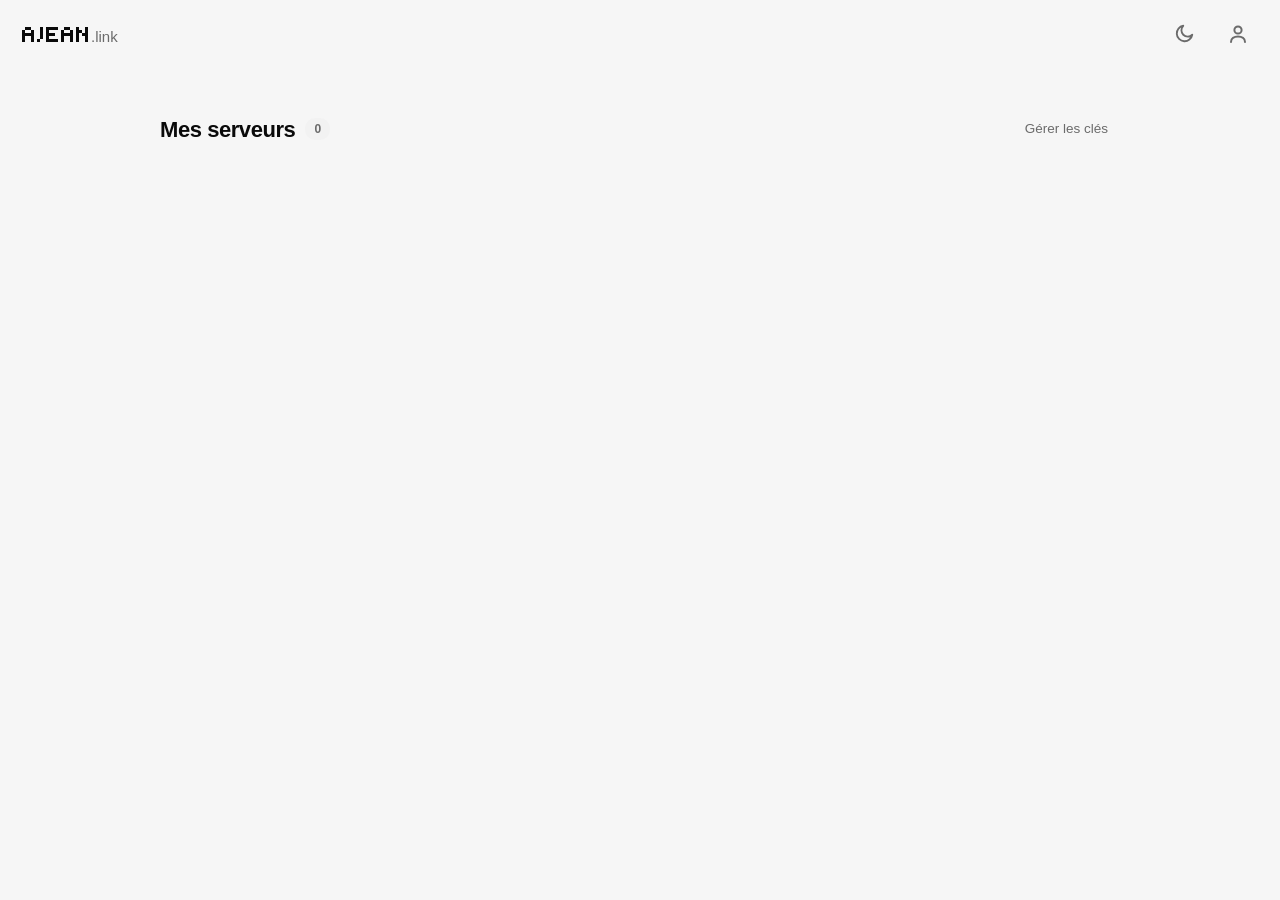
<file: index.html>
<!doctype html><html lang="fr"><head>
<meta charset="utf-8"><meta name="viewport" content="width=device-width,initial-scale=1">
<link rel="icon" href="data:image/svg+xml,<svg xmlns='http://www.w3.org/2000/svg' viewBox='0 0 12 12'><rect width='12' height='12' rx='2' ry='2' fill='%23000'/><rect x='6' y='3' width='2' height='2' fill='%23fff'/><rect x='6' y='5' width='2' height='2' fill='%23fff'/><rect x='4' y='7' width='2' height='2' fill='%23fff'/></svg>">
<link rel="apple-touch-icon" href="[data-uri]">
<title>AJEAN</title>
<!-- Thème appliqué AVANT tout rendu : ce bootstrap était peint en blanc en dur, d'où
     un flash blanc au lancement de la PWA en mode sombre (avant d'atteindre app.html).
     On lit la MÊME clé que le portail (jean-theme) ; défaut clair, comme app.html. -->
<script>try{var t=localStorage.getItem('jean-theme')||(window.matchMedia&&matchMedia('(prefers-color-scheme: dark)').matches?'dark':'light');if(t==='dark'||/-dark$/.test(t))document.documentElement.setAttribute('data-theme','dark');}catch(e){}</script>
<style>html,body{height:100%;margin:0;background:#ffffff}
html[data-theme="dark"],html[data-theme="dark"] body{background:#0a0a0a}
#l{position:fixed;inset:0;display:grid;place-items:center;color:#7d8590;
  font-family:ui-monospace,SFMono-Regular,Menlo,Consolas,monospace;font-size:14px}</style>
</head><body>
<!-- Pas de texte de chargement : ce bootstrap ne dure qu'une fraction de seconde,
     et le « ajean.link » ressortait comme un flash disgracieux. On ne laisse que le
     fond (déjà au bon thème) le temps de rediriger vers app.html. -->
<div id="l"></div>
<script>
// BOOTSTRAP anti-cache. Ce fichier est servi à la RACINE et reste donc en cache CDN
// jusqu'à 10 min — mais il ne change (presque) jamais, donc ce cache est inoffensif.
// Toute l'appli vit dans app.html, chargé sous une URL VERSIONNÉE (?v=<build>) : le
// CDN sert alors la bonne version dès le déploiement (même principe que server.html).
// Le numéro de build est lu dans version.json avec une requête au query unique →
// le CDN ne peut jamais resservir un ancien numéro.
(async function(){
  var v='';
  try{
    var r=await fetch('/version.json?t='+Date.now(),{cache:'no-store'});
    if(r.ok)v=(await r.json()).build||'';
  }catch(e){}
  if(!v)v=Date.now();                       // repli : au pire on ne cache pas
  // App PC (AJEAN installé) : quand la fenêtre de l'app arrive ici depuis le PC
  // local, elle donne son adresse de retour (?home=…&hm=<id>&hn=<nom>). On la
  // retient pour proposer « Ce PC » dans le sélecteur d'appareils (voir
  // 13b-devices.js côté AJEAN). Boucle locale uniquement : un lien piégé ne doit
  // pas pouvoir faire pointer ce retour vers un site quelconque.
  var sp=new URLSearchParams(location.search),auto=sp.get('auto')==='1',home=sp.get('home')||'',idrx=/^[A-Za-z0-9_-]{1,64}$/;
  try{if(/^http:\/\/(localhost|127\.0\.0\.1)(:\d{1,5})?$/.test(home)){var hm=sp.get('hm')||'';
    localStorage.setItem('ajean.dev.home',JSON.stringify({url:home,id:idrx.test(hm)?hm:'',name:(sp.get('hn')||'').slice(0,64)}));}}catch(e){}
  ['home','hm','hn','auto'].forEach(function(k){sp.delete(k);});
  // ?auto=1 : reprise au lancement de l'app → droit sur le dernier appareil ouvert.
  var last='';try{last=localStorage.getItem('ajk-home')||'';}catch(e){}
  if(auto&&idrx.test(last)){location.replace('/server.html?m='+encodeURIComponent(last)+'&v='+encodeURIComponent(v));return;}
  var q=sp.toString();                      // conserve ?sub=ok etc.
  location.replace('/app.html?v='+encodeURIComponent(v)+(q?('&'+q):''));
})();
</script>
</body></html>
</file>
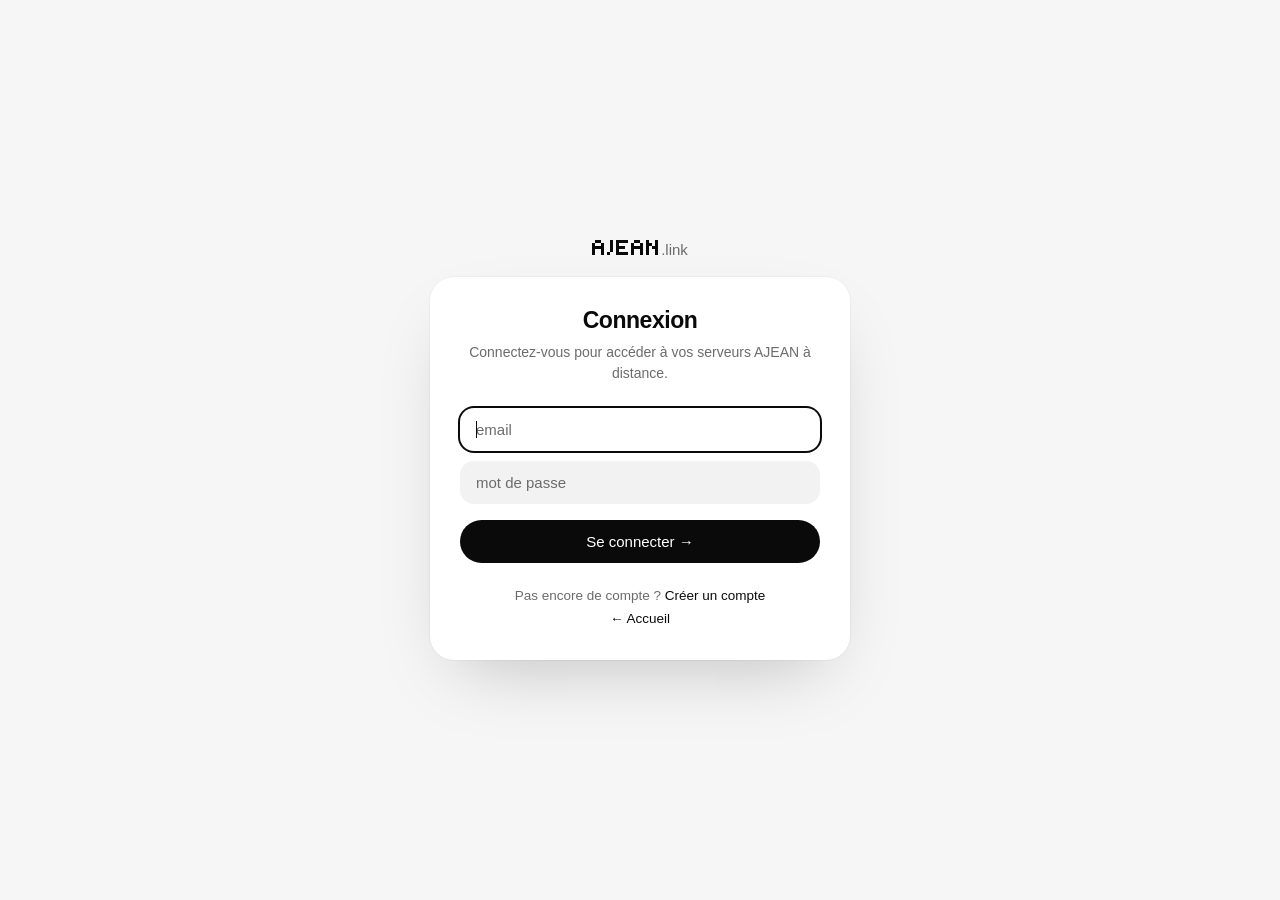
<file: app.html>
<!doctype html>
<!-- GÉNÉRÉ par assemble.ps1 depuis src/ — NE PAS ÉDITER app.html DIRECTEMENT -->
<html lang="fr"><head>
<meta charset="utf-8"><meta name="viewport" content="width=device-width,initial-scale=1">
<link rel="icon" href="data:image/svg+xml,<svg xmlns='http://www.w3.org/2000/svg' viewBox='0 0 12 12'><rect width='12' height='12' rx='2' ry='2' fill='%23000'/><rect x='6' y='3' width='2' height='2' fill='%23fff'/><rect x='6' y='5' width='2' height='2' fill='%23fff'/><rect x='4' y='7' width='2' height='2' fill='%23fff'/></svg>">
<link rel="apple-touch-icon" href="[data-uri]">
<title>AJEAN</title>
<script>try{document.documentElement.setAttribute('data-theme',localStorage.getItem('jean-theme')||(window.matchMedia&&matchMedia('(prefers-color-scheme: dark)').matches?'dark':'light'))}catch(e){document.documentElement.setAttribute('data-theme','light')}</script>
<style>
/* Charte AJEAN (identique à ajean.app et au thème de l'app) : noir et blanc,
   ultra sobre — fond blanc, bordures grises de 1 px, coins arrondis, police
   système. Variante sombre par data-theme="dark" (bouton du header). */
:root,[data-theme="light"]{color-scheme:light;--bg:#ffffff;--panel:#fafafa;--panel2:#f5f5f5;--border:#e5e5e5;
--line2:#d4d4d4;--soft:#f5f5f5;--text:#0a0a0a;--dim:#6b6b6b;--accent:#0a0a0a;--blue:#0a0a0a;
--accent-bg:rgba(0,0,0,.05);--ok:#0a0a0a;--warn:#6b6b6b;--err:#c0392b;--mag:#6b6b6b;--code-bg:#f5f5f5}
[data-theme="dark"]{color-scheme:dark;--bg:#0a0a0a;--panel:#141414;--panel2:#1c1c1c;--border:#262626;
--line2:#333333;--soft:#1c1c1c;--text:#f5f5f5;--dim:#8e8e8e;--accent:#f5f5f5;--blue:#f5f5f5;
--accent-bg:rgba(255,255,255,.07);--ok:#f5f5f5;--warn:#8e8e8e;--err:#f2777a;--mag:#8e8e8e;--code-bg:#000000}
*{box-sizing:border-box;margin:0;padding:0}
body{background:var(--bg);color:var(--text);font-family:-apple-system,BlinkMacSystemFont,'Segoe UI',Inter,Helvetica,Arial,sans-serif;font-size:15px;-webkit-font-smoothing:antialiased;line-height:1.5;overscroll-behavior-y:none}
header{position:sticky;top:0;z-index:15;display:flex;align-items:center;gap:14px;padding:12px 20px;background:var(--bg);border-bottom:1px solid var(--border)}
.brand{display:flex;align-items:center;gap:0;font-weight:600;font-size:18px}
/* Logo en pixels : hauteur multiple de 5 (la grille fait 5 modules de haut),
   sinon les colonnes sortent inégales au rendu. */
.brand svg{height:15px;width:auto;display:block;shape-rendering:crispEdges;fill:var(--text)}
/* « .link » calé sur la ligne de base du logo : sans line-height:1 sa boîte de
   texte est bien plus haute que le logo et le centrage la fait flotter. */
.brand .dom{color:var(--dim);font-size:15px;font-weight:400;line-height:1;position:relative;top:2px}
.accent{color:var(--accent)}
header .sp{flex:1}
.iconbtn{width:38px;height:38px;border:0;background:transparent;color:var(--dim);cursor:pointer;display:grid;place-items:center;transition:.12s}
.iconbtn:hover{color:var(--accent)}
.iconbtn svg{display:block}
.wrap{max-width:1000px;margin:0 auto;padding:24px 20px 70px}
.sec{display:flex;align-items:center;gap:10px;margin:22px 0 14px}
.sec h2{font-size:16px;font-weight:600;color:var(--text)}
.sec .ct{color:var(--dim);font-size:11px;background:var(--panel);border:1px solid var(--border);padding:1px 8px;border-radius:10px}
.sec .sp{flex:1}
.lead{color:var(--dim);font-size:13px;line-height:1.5;margin-top:6px}
.btn{border:1px solid var(--border);background:var(--panel);color:var(--text);border-radius:6px;padding:8px 14px;cursor:pointer;font:inherit;font-size:13px;font-weight:600;transition:.12s}
.btn:hover{border-color:var(--accent);color:var(--accent)}
.btn.primary{background:var(--blue);border-color:var(--blue);color:var(--bg)}
.btn.primary:hover{opacity:.82;color:var(--bg)}
.btn.subtle{background:transparent;border-color:transparent;color:var(--dim);font-weight:500;padding:5px 10px}
.btn.subtle:hover{background:var(--panel);border-color:var(--border);color:var(--text)}
.btn.danger{border-color:var(--err);color:var(--err)}
.btn.danger:hover{background:var(--err);border-color:var(--err);color:#ffffff}
.btn.sm{padding:6px 10px;font-size:12px;flex:none}
.grid{display:grid;gap:14px;grid-template-columns:repeat(auto-fill,minmax(300px,1fr))}
.tile{position:relative;background:var(--panel);border:1px solid var(--border);border-radius:8px;padding:16px;display:flex;flex-direction:column;gap:10px;transition:border-color .12s}
.tile.srv{cursor:pointer}
.tile.srv:hover{border-color:var(--accent)}
.tile.srv.off{opacity:.62}
.top{display:flex;align-items:center;gap:10px;padding-right:16px}
.dot{width:9px;height:9px;border-radius:50%;background:var(--dim);flex:none}
.dot.on{background:var(--ok)}
.name{font-weight:600;font-size:15px;flex:1;overflow:hidden;text-overflow:ellipsis;white-space:nowrap}
.hcol{display:flex;flex-direction:column;gap:3px;flex:1;min-width:0}
.hcol .name{flex:none}
.subln{display:flex;align-items:center;min-width:0;font-size:12px;color:var(--dim)}
.subln .host{min-width:0;overflow:hidden;text-overflow:ellipsis;white-space:nowrap}
.subln .st-t{flex:none;white-space:nowrap}
.subln .st-t::before{content:'·';margin:0 6px;opacity:.55}
.offhint{font-size:11px;color:var(--dim);margin-top:6px}
.modelrow{display:flex;align-items:center;min-width:0;margin-top:1px;margin-bottom:10px}
.mbadge{font-size:14px;font-weight:600;color:var(--accent);overflow:hidden;text-overflow:ellipsis;white-space:nowrap;min-width:0}
.vram{display:flex;flex-direction:column;gap:7px;margin-top:2px}
.gline{display:flex;align-items:center;gap:9px;min-width:0}
.gline .gbar{flex:1}
.vlabel{font-size:11px;color:var(--dim);flex:none;white-space:nowrap}
/* Jauge : aplat neutre (le dégradé bleu venait de la charte précédente) ;
   le rail se détache du fond de la tuile, pas l'inverse. */
.gbar{height:5px;border-radius:99px;background:var(--border);overflow:hidden}
.gbar i{display:block;height:100%;border-radius:99px;background:var(--text);transition:width .35s ease}
.muted{color:var(--dim);font-size:12px}
.empty{grid-column:1/-1;text-align:center;color:var(--dim);padding:40px 20px;border:1px dashed var(--border);border-radius:8px}
.kv{display:flex;justify-content:space-between;font-size:12px;color:var(--dim);gap:8px;padding:3px 0;border-bottom:1px solid var(--border)}
.kv b{color:var(--text);font-weight:600;text-align:right;overflow:hidden;text-overflow:ellipsis;white-space:nowrap}
.modal{position:fixed;inset:0;background:rgba(0,0,0,.6);display:none;place-items:center;z-index:40;padding:16px}
.modal.show{display:grid}
.sheet{background:var(--panel);border:1px solid var(--border);border-radius:10px;padding:24px;width:100%;max-width:480px;max-height:90vh;overflow:auto}
.sheet h3{margin-bottom:18px;font-size:16px;font-weight:600;color:var(--accent)}
.field{margin-bottom:13px}
.field label{display:block;font-size:11px;color:var(--dim);margin-bottom:6px;text-transform:uppercase;letter-spacing:.08em}
.field input{width:100%;padding:10px 12px;border-radius:6px;border:1px solid var(--border);background:var(--bg);color:var(--text);font:inherit;font-size:14px}
.field input:focus{outline:none;border-color:var(--accent)}
.hint{font-size:11px;color:var(--dim);margin-top:6px}
.reveal{display:flex;gap:8px;align-items:stretch;margin-top:6px}
.reveal code{flex:1;background:var(--bg);border:1px solid var(--border);border-radius:6px;padding:10px 12px;font-size:12px;color:var(--accent);word-break:break-all;user-select:all}
.keys-head{margin:20px 0 8px;font-size:11px;color:var(--dim);text-transform:uppercase;letter-spacing:.08em}
.keyrow{display:flex;align-items:center;gap:10px;padding:9px 0;border-bottom:1px solid var(--border);font-size:13px}
.kinfo{display:flex;flex-direction:column;gap:2px;min-width:0}
.keyrow .km{color:var(--text);font-size:12px}
.kassoc{font-size:11px;color:var(--ok)}
.kfree{font-size:11px;color:var(--dim)}
.keyrow .kd{color:var(--dim);font-size:11px;margin-left:auto;flex-shrink:0}
.keyrow button{background:none;border:1px solid var(--border);color:var(--dim);border-radius:6px;padding:4px 9px;cursor:pointer;font:inherit;font-size:12px}
.keyrow button:hover{border-color:var(--err);color:var(--err)}
.row{display:flex;gap:8px;justify-content:flex-end;margin-top:18px}
.seshead{margin:14px 0 6px;font-size:12px;color:var(--dim);text-transform:uppercase;letter-spacing:.04em}
.seslist{display:flex;flex-direction:column;gap:6px;max-height:230px;overflow:auto}
.ses{display:flex;align-items:center;gap:10px;padding:9px 11px;border:1px solid var(--border);border-radius:7px;background:var(--bg)}
.ses .sesinfo{display:flex;flex-direction:column;gap:2px;min-width:0;flex:1}
.ses .sesinfo b{font-size:13px;display:flex;align-items:center;gap:7px}
.ses .sub{font-size:11px;color:var(--dim);white-space:nowrap;overflow:hidden;text-overflow:ellipsis}
.ses .badge{font-size:10px;font-weight:600;color:var(--ok);border:1px solid var(--ok);border-radius:20px;padding:1px 7px}
#toast{position:fixed;bottom:20px;left:50%;transform:translateX(-50%);background:var(--panel);border:1px solid var(--border);color:var(--text);padding:9px 16px;border-radius:6px;opacity:0;transition:.2s;pointer-events:none;z-index:50;font-size:13px}
#toast.show{opacity:1}
@media (hover:none) and (pointer:coarse){input,.field input{font-size:16px}}
.tabs{max-width:1000px;margin:0 auto;padding:0 20px;display:flex;gap:4px;border-bottom:1px solid var(--border)}
.tab{background:none;border:0;border-bottom:2px solid transparent;color:var(--dim);font:inherit;font-size:14px;font-weight:600;padding:12px 14px;cursor:pointer}
.tab.on{color:var(--text);border-bottom-color:var(--accent)}
.tab:hover{color:var(--text)}
.tbadge{display:inline-block;min-width:16px;text-align:center;background:var(--err);color:#fff;border-radius:9px;font-size:10px;padding:0 5px;margin-left:6px}
.tabview{display:none}.tabview.on{display:block}
.hidden{display:none}
.artcard{display:flex;align-items:flex-start;gap:12px;background:var(--panel);border:1px solid var(--border);border-radius:10px;padding:16px 18px;margin-bottom:10px;cursor:pointer;transition:border-color .12s,background .12s}
.artcard:hover{border-color:var(--accent);background:var(--accent-bg)}
.artcard .qm{flex:none;width:26px;height:26px;border-radius:7px;background:var(--accent-bg);color:var(--accent);display:grid;place-items:center;font-weight:700;font-size:14px}
.artcard .ac{min-width:0;flex:1}
.artcard b{font-size:15px;font-weight:600;display:block}.artcard .ex{color:var(--dim);font-size:12.5px;margin-top:4px;display:-webkit-box;-webkit-line-clamp:2;-webkit-box-orient:vertical;overflow:hidden}
.artcard .chev{flex:none;color:var(--dim);align-self:center}
.md{line-height:1.7;font-size:15px;color:var(--text)}
.md>*:first-child{margin-top:0}
.md h1,.md h2,.md h3{margin:24px 0 10px;line-height:1.3;font-weight:700}
.md h1{font-size:21px;border-bottom:1px solid var(--border);padding-bottom:7px}
.md h2{font-size:17px}
.md h3{font-size:12px;color:var(--dim);text-transform:uppercase;letter-spacing:.05em;font-weight:700}
.md p{margin:11px 0}
.md ul,.md ol{margin:11px 0;padding-left:22px}.md li{margin:6px 0;padding-left:4px}
.md li::marker{color:var(--accent)}
.md strong{color:var(--text);font-weight:700}
.md a{color:var(--accent);text-decoration:underline;text-underline-offset:2px}
.md code{background:var(--code-bg);border:1px solid var(--border);border-radius:5px;padding:1.5px 6px;font-size:.86em;color:var(--accent)}
.md pre{background:var(--code-bg);border:1px solid var(--border);border-radius:8px;padding:13px 15px;overflow-x:auto;margin:12px 0;line-height:1.55}
.md pre code{border:0;padding:0;background:none;color:var(--text);font-size:13px}
.md blockquote{border-left:3px solid var(--accent);background:var(--accent-bg);border-radius:0 8px 8px 0;padding:10px 14px;color:var(--text);margin:14px 0}
.md blockquote p{margin:0}
.md hr{border:0;border-top:1px solid var(--border);margin:24px 0}
.md img{max-width:100%;height:auto;border-radius:8px}
/* Tableaux : enveloppés dans .tw (scroll horizontal sur mobile), séparateurs
   horizontaux seulement = plus lisible que la grille complète. */
.tw{overflow-x:auto;margin:16px 0;border:1px solid var(--border);border-radius:10px}
.md table{width:100%;border-collapse:collapse;font-size:13.5px}
.md thead th{background:var(--panel2);text-align:left;font-weight:600;white-space:nowrap}
.md th,.md td{padding:10px 14px;border-bottom:1px solid var(--border);vertical-align:top}
.md tbody tr:last-child td{border-bottom:0}
.md tbody tr:nth-child(even){background:var(--accent-bg)}
.md td code{white-space:nowrap}
.chat{border:1px solid var(--border);border-radius:8px;background:var(--panel);min-height:44vh;max-height:60vh;overflow:auto;padding:16px;display:flex;flex-direction:column;gap:10px}
.chat .empty2{margin:auto;text-align:center;color:var(--dim)}
.msg{max-width:80%;padding:9px 13px;border-radius:12px;font-size:14px;line-height:1.45;white-space:pre-wrap;word-break:break-word}
.msg.admin{align-self:flex-start;background:var(--bg);border:1px solid var(--border)}
.msg.user{align-self:flex-end;background:var(--blue);color:var(--bg)}
.msg .mt{display:block;font-size:9px;opacity:.6;margin-top:4px}
.msg img{display:block;max-width:220px;max-height:300px;width:auto;border-radius:8px;margin:2px 0;cursor:zoom-in}
.chatbar{display:flex;gap:8px;align-items:flex-end;margin-top:10px}
.chatbar .iconbtn{flex:none;width:42px;height:42px;padding:0;font-size:18px;display:inline-flex;align-items:center;justify-content:center}
.chatbar textarea{flex:1;padding:10px 12px;border-radius:8px;border:1px solid var(--border);background:var(--panel);color:var(--text);font:inherit;font-size:14px;resize:none;max-height:140px}
.chatbar textarea:focus{outline:none;border-color:var(--accent)}

/* ===== Habillage 2026-10 : même charte que l'app AJEAN, ajean.app et les pages
   de connexion. Fonds pleins sans bordure, coins très arrondis, boutons pilule,
   onglets en pastille, police Inter. Surcharge les règles ci-dessus. ===== */
:root,[data-theme="light"]{--bg:#f6f6f6;--panel:#ffffff;--panel2:#f2f2f2;--field:#f2f2f2;--border:#ececec;--dim:#6b6b6b}
[data-theme="dark"]{--bg:#0d0d0e;--panel:#18181a;--panel2:#222225;--field:#222225;--border:#2a2a2d;--dim:#8e8e93}
body{font-family:Inter,-apple-system,BlinkMacSystemFont,'Segoe UI',Helvetica,Arial,sans-serif}
header{background:color-mix(in srgb,var(--bg) 86%,transparent);backdrop-filter:saturate(180%) blur(10px);
  -webkit-backdrop-filter:saturate(180%) blur(10px);border-bottom:0;padding:14px 22px}
.iconbtn{border-radius:999px;width:40px;height:40px}
.iconbtn:hover{background:var(--panel2);color:var(--text)}
/* onglets : une pastille qui glisse sous le choix actif, comme les sélecteurs de l'app */
.tabs{border-bottom:0;padding:6px 20px 0;gap:4px;justify-content:center}
.tabs .tab{border:0;border-radius:999px;padding:8px 18px;font-weight:500;color:var(--dim);transition:background .15s,color .15s}
.tabs .tab.on{background:var(--panel);color:var(--text);box-shadow:0 1px 6px rgba(0,0,0,.06)}
.tabs .tab:hover{color:var(--text)}
.wrap{padding-top:18px}
.sec{margin:26px 0 16px}
.sec h2{font-size:22px;font-weight:650;letter-spacing:-.02em}
.sec .ct{border:0;background:var(--panel2);font-size:12px;font-weight:600;padding:2px 9px}
/* boutons */
.btn{border:0;border-radius:999px;padding:9px 16px;background:var(--panel2);font-weight:500;font-size:13.5px;transition:opacity .15s,transform .15s,background .15s}
.btn:hover{border:0;color:var(--text);opacity:.85}
.btn:active{transform:scale(.97)}
.btn.primary,.btn.primary:hover{background:var(--text);color:var(--panel)}
.btn.subtle{background:transparent;padding:7px 12px}
.btn.subtle:hover{background:var(--panel2)}
.btn.danger{background:rgba(192,57,43,.1);color:var(--err)}
.btn.danger:hover{background:var(--err);color:#fff;opacity:1}
/* cartes serveur */
.grid{gap:16px}
.tile{border:0;border-radius:20px;padding:20px;background:var(--panel);
  box-shadow:0 1px 2px rgba(0,0,0,.04);transition:transform .18s,box-shadow .18s}
.tile.srv:hover{border:0;transform:translateY(-2px);box-shadow:0 18px 40px -22px rgba(0,0,0,.35)}
[data-theme="dark"] .tile{box-shadow:0 0 0 1px rgba(255,255,255,.04)}
.tile.srv.off{opacity:.6}
.name{font-size:16px;font-weight:600}
.dot{width:10px;height:10px;box-shadow:0 0 0 4px var(--panel2)}
.dot.on{background:#0a0a0a;animation:pulse 2.4s ease-in-out infinite}
[data-theme="dark"] .dot.on{background:#f5f5f5}
@keyframes pulse{50%{opacity:.35}}
.mbadge{font-size:15px}
.gbar{height:6px;background:var(--panel2)}
.vlabel{font-size:11.5px}
.empty{border:0;border-radius:20px;background:var(--panel);padding:48px 20px}
/* fenêtres */
.modal{background:rgba(0,0,0,.42);backdrop-filter:blur(3px);-webkit-backdrop-filter:blur(3px)}
.sheet{border:0;border-radius:24px;padding:28px;box-shadow:0 40px 90px -30px rgba(0,0,0,.45)}
.sheet h3{font-size:19px;font-weight:650;letter-spacing:-.01em;color:var(--text)}
.field label{font-size:12px;letter-spacing:.06em}
.field input,.chatbar textarea{border:0;border-radius:14px;background:var(--field);padding:12px 14px;transition:box-shadow .15s,background .15s}
.field input:focus,.chatbar textarea:focus{border:0;background:var(--panel);box-shadow:0 0 0 2px var(--text)}
.kv{font-size:13px;padding:9px 0;border-bottom:1px solid var(--border)}
.reveal code{border:0;border-radius:12px;background:var(--field)}
.keyrow{border-bottom:1px solid var(--border)}
.keyrow button{border:0;border-radius:999px;background:var(--panel2);padding:5px 12px}
.keyrow button:hover{background:rgba(192,57,43,.12);color:var(--err)}
.ses{border:0;border-radius:14px;background:var(--panel2);padding:11px 14px}
.ses .badge{border:0;background:var(--text);color:var(--panel);padding:2px 8px}
#toast{border:0;border-radius:999px;background:var(--text);color:var(--panel);padding:10px 18px;box-shadow:0 10px 30px -10px rgba(0,0,0,.4)}
/* aide et support */
.artcard{border:0;border-radius:18px;padding:18px 20px;background:var(--panel)}
.artcard:hover{border:0;background:var(--panel);transform:translateY(-1px);box-shadow:0 14px 34px -22px rgba(0,0,0,.35)}
.artcard .qm{border-radius:999px;background:var(--panel2)}
.chat{border:0;border-radius:20px;background:var(--panel);padding:18px}
.msg{border-radius:18px;padding:10px 14px}
.msg.admin{border:0;background:var(--panel2)}
.msg.user{background:var(--text);color:var(--panel)}
.chatbar .iconbtn{background:var(--panel)}
.md pre,.md code,.tw{border:0}
.md pre{border-radius:14px}
</style></head><body>

<header>
  <div class="brand"><svg viewBox="0 0 23 5" shape-rendering="crispEdges" fill="currentColor" role="img" aria-label="AJEAN"><rect x="1" y="0" width="2" height="1"/><rect x="0" y="1" width="1" height="1"/><rect x="3" y="1" width="1" height="1"/><rect x="0" y="2" width="4" height="1"/><rect x="0" y="3" width="1" height="1"/><rect x="3" y="3" width="1" height="1"/><rect x="0" y="4" width="1" height="1"/><rect x="3" y="4" width="1" height="1"/><rect x="6" y="0" width="1" height="1"/><rect x="6" y="1" width="1" height="1"/><rect x="6" y="2" width="1" height="1"/><rect x="6" y="3" width="1" height="1"/><rect x="5" y="4" width="1" height="1"/><rect x="8" y="0" width="4" height="1"/><rect x="8" y="1" width="1" height="1"/><rect x="8" y="2" width="3" height="1"/><rect x="8" y="3" width="1" height="1"/><rect x="8" y="4" width="4" height="1"/><rect x="14" y="0" width="2" height="1"/><rect x="13" y="1" width="1" height="1"/><rect x="16" y="1" width="1" height="1"/><rect x="13" y="2" width="4" height="1"/><rect x="13" y="3" width="1" height="1"/><rect x="16" y="3" width="1" height="1"/><rect x="13" y="4" width="1" height="1"/><rect x="16" y="4" width="1" height="1"/><rect x="18" y="0" width="1" height="1"/><rect x="21" y="0" width="1" height="1"/><rect x="18" y="1" width="2" height="1"/><rect x="21" y="1" width="1" height="1"/><rect x="18" y="2" width="1" height="1"/><rect x="20" y="2" width="2" height="1"/><rect x="18" y="3" width="1" height="1"/><rect x="21" y="3" width="1" height="1"/><rect x="18" y="4" width="1" height="1"/><rect x="21" y="4" width="1" height="1"/></svg><span class="dom">.link</span></div>
  <span class="sp"></span>
  <!-- App PC : retour à l'AJEAN local qui héberge la fenêtre (affiché seulement si
       l'app a donné son adresse de retour, voir index.html). -->
  <button class="btn subtle" id="homeBtn" onclick="goHomePC()" style="display:none"></button>
  <button class="iconbtn" id="themeBtn" onclick="toggleTheme()" title="Thème clair / sombre" aria-label="Changer de thème"></button>
  <button class="iconbtn" id="acctBtn" onclick="openAccount()" title="Mon compte" aria-label="Mon compte"><svg viewBox="0 0 24 24" width="24" height="24" fill="none" stroke="currentColor" stroke-width="2" stroke-linecap="round" stroke-linejoin="round"><circle cx="12" cy="8" r="3.6"/><path d="M5 20c0-3.6 3.1-5.5 7-5.5s7 1.9 7 5.5"/></svg></button>
</header>

<div class="wrap">
  <div class="tabview on" id="view-servers">
    <div class="sec"><h2>Mes serveurs</h2><span class="ct" id="srvCt">0</span><span class="sp"></span>
      <button class="btn subtle" onclick="openKeys()">Gérer les clés</button></div>
    <div class="grid" id="grid" style="margin-top:14px"></div>
  </div>
</div>

<div class="modal" id="srvModal"><div class="sheet">
  <h3>Éditer le serveur</h3>
  <input type="hidden" id="sId">
  <div class="field"><label>Nom du serveur</label><input id="sName" placeholder="ex : Studio RTX"></div>
  <div class="row"><button class="btn danger" onclick="delServer()" style="margin-right:auto">Retirer du compte</button>
    <button class="btn" onclick="closeSrv()">Annuler</button>
    <button class="btn primary" onclick="saveServer()">Enregistrer</button></div>
</div></div>

<div class="modal" id="keyModal"><div class="sheet">
  <h3>Clés de liaison</h3>
  <p class="muted">Génère une clé de liaison (une par serveur) puis gère-les ici. Sur la machine, une fois AJEAN installé, lance la commande affichée.</p>
  <div id="keyReveal" style="display:none">
    <div class="reveal"><code id="keyCmd"></code><button class="btn" onclick="copyCmd()">Copier</button></div>
    <p class="hint">⚠️ Copie-la maintenant — elle ne sera plus affichée en clair. Le serveur apparaîtra ici dès qu'il se connecte.</p>
  </div>
  <button class="btn primary" id="genBtn" onclick="genKey()" style="margin-top:10px">+ Générer une clé</button>
  <div class="keys-head">Clés existantes</div>
  <div id="keyList"><p class="muted">—</p></div>
  <div class="row"><button class="btn" onclick="closeKeys()">Fermer</button></div>
</div></div>

<div class="modal" id="acctModal"><div class="sheet">
  <h3>Mon compte</h3>
  <div class="kv"><span>Email</span><b id="acctEmail"></b></div>
  <div class="kv"><span>Serveurs connectés</span><b id="acctSrv"></b></div>
  <div class="kv"><span>Chiffrement</span><b>🔒 bout en bout (OPAQUE)</b></div>
  <div class="seshead">Sessions ouvertes</div>
  <div id="acctSessions" class="seslist"></div>
  <div class="row"><button class="btn danger" onclick="logout()" style="margin-right:auto">Se déconnecter</button>
    <button class="btn" id="acctSubBtn" onclick="manageSub()">Gérer l'abonnement</button>
    <button class="btn" onclick="closeAcct()">Fermer</button></div>
</div></div>

<div class="modal" id="confirmModal"><div class="sheet">
  <h3 id="cfTitle">Confirmer</h3>
  <p class="muted" id="cfMsg"></p>
  <div class="row"><button class="btn" onclick="cfResolve(false)" id="cfNo">Annuler</button>
    <button class="btn primary" onclick="cfResolve(true)" id="cfYes">Continuer</button></div>
</div></div>

<div class="modal" id="promptModal"><div class="sheet">
  <h3 id="pmTitle">Saisir</h3>
  <p class="muted" id="pmMsg"></p>
  <div class="field"><input id="pmInput" autocomplete="off" spellcheck="false" onkeydown="if(event.key==='Enter')pmResolve(true)"></div>
  <div class="row"><button class="btn" onclick="pmResolve(false)" id="pmNo">Annuler</button>
    <button class="btn primary" onclick="pmResolve(true)" id="pmYes">Valider</button></div>
</div></div>

<div class="modal" id="welcomeModal"><div class="sheet" style="text-align:center">
  <div style="font-size:44px;line-height:1;margin-bottom:12px">🎉</div>
  <h3 style="color:var(--ok)">Bienvenue sur ajean.link !</h3>
  <p class="muted" style="margin-bottom:16px">Merci — ton abonnement est <b style="color:var(--ok)">actif</b>. Tu peux maintenant accéder à tes serveurs AJEAN à distance, chiffré de bout en bout.</p>
  <div class="kv"><span>Formule</span><b>4,80 €/mois · résiliable à tout moment</b></div>
  <p class="hint" style="text-align:left;margin-top:12px">Prochaine étape : ouvre « Gérer les clés » pour lier un serveur avec <code>ajean link</code>.</p>
  <div class="row"><button class="btn primary" onclick="closeWelcome()" style="margin:0 auto">Commencer →</button></div>
</div></div>

<div class="modal" id="subModal"><div class="sheet">
  <h3>S'abonner à ajean.link</h3>
  <p class="muted" id="subMsg">Accès distant illimité à tes serveurs AJEAN, partout, chiffré de bout en bout — sans ouvrir de port.</p>
  <div class="kv"><span>Formule</span><b>4,80 €/mois · sans engagement</b></div>
  <div class="kv"><span>Résiliation</span><b>à tout moment</b></div>
  <div class="row"><button class="btn subtle" onclick="logout()" style="margin-right:auto">Se déconnecter</button>
    <button class="btn primary" id="subBtn" onclick="startCheckout()">S'abonner — 4,80 €/mois →</button></div>
</div></div>

<div id="toast"></div>
<script>
// --- Boîte noire : ce code est servi par GitHub Pages (app.ajean.link), une origine
// que le relais NE contrôle PAS. Les appels API vont, eux, au relais (ajean.link) ; ce
// shim réécrit tout chemin API absolu-racine vers le relais avec le cookie de session.
var API='https://ajean.link';
(function(){var _f=window.fetch.bind(window);
  window.fetch=function(u,opt){
    if(typeof u==='string'&&u.charAt(0)==='/'&&!/^\/(opaque\.wasm|wasm_exec\.js|marked\.min\.js|e2e\.js)/.test(u)){
      u=API+u;opt=Object.assign({credentials:'include'},opt||{});
    }
    return _f(u,opt);};})();
</script>
<script src="/wasm_exec.js"></script>
<script src="/e2e.js?v=20261121221156"></script>
<script src="/marked.min.js"></script>
<script>
var BUILD='20261121221156'; // tamponné par build-server-ui.ps1 (anti-cache)
var MACHINES=[],PROBE={},SCARDS={},SIG_M='',EMAIL='';
var ACTIVE=true; // abonnement actif ? (« payer ou rien » : sinon aucun accès distant)
function toast(m){var t=document.getElementById('toast');t.textContent=m;t.classList.add('show');setTimeout(function(){t.classList.remove('show')},1900);}
function esc(s){return (s||'').replace(/[&<>"]/g,function(c){return {'&':'&amp;','<':'&lt;','>':'&gt;','"':'&quot;'}[c];});}
async function logout(){localStorage.removeItem('ajk');
  // IMPORTANT : attendre la fin du POST /logout (sinon la navigation l'annule et
  // le cookie de session n'est pas effacé → on reste connecté).
  try{await fetch('/logout',{method:'POST'});}catch(e){}
  location.href='/login.html';}
async function j(u,opt){var r=await fetch(u,opt);if(r.status===401){location.href='/login.html';return null;}return r;}
function jsonPost(u,b){return j(u,{method:'POST',headers:{'Content-Type':'application/json'},body:JSON.stringify(b)});}
function machineById(id){return MACHINES.find(function(x){return x.id===id});}
function machineName(id){var m=machineById(id);return m?m.name:id;}

/* ---- App PC : retour à l'AJEAN local ----------------------------------------
   La fenêtre de l'app installée navigue entre l'AJEAN local et ce portail ; elle a
   laissé son adresse de retour dans ajean.dev.home (index.html). On repart vers
   elle en lui confiant la liste des appareils du compte (#dev=…), qu'elle affiche
   dans son sélecteur. Boucle locale uniquement. */
function homePC(){try{var h=JSON.parse(localStorage.getItem('ajean.dev.home')||'null');
  return (h&&/^http:\/\/(localhost|127\.0\.0\.1)(:\d{1,5})?$/.test(h.url||''))?h:null;}catch(e){return null;}}
function goHomePC(){var h=homePC();if(!h)return;
  var list=MACHINES.map(function(m){return {id:m.id,name:m.name||'',hostname:m.hostname||'',online:!!m.online};});
  location.href=h.url+'/#dev='+encodeURIComponent(JSON.stringify(list));}
document.addEventListener('DOMContentLoaded',function(){var h=homePC(),b=document.getElementById('homeBtn');
  if(h&&b){b.textContent='← '+(h.name||'Ce PC');b.title='Revenir à l’AJEAN de ce PC';b.style.display='';}});

/* ---- petites modales (askConfirm/askPrompt) utilisées aussi par e2e.js ------- */
var _cf=null;
function askConfirm(opt){opt=opt||{};
  document.getElementById('cfTitle').textContent=opt.title||'Confirmer';
  document.getElementById('cfMsg').textContent=opt.msg||'';
  document.getElementById('cfYes').textContent=opt.yes||'Continuer';
  document.getElementById('cfNo').textContent=opt.no||'Annuler';
  document.getElementById('confirmModal').classList.add('show');
  return new Promise(function(r){_cf=r;});}
function cfResolve(v){document.getElementById('confirmModal').classList.remove('show');if(_cf){var f=_cf;_cf=null;f(v);}}
var _pm=null;
function askPrompt(opt){opt=opt||{};
  document.getElementById('pmTitle').textContent=opt.title||'Saisir';
  document.getElementById('pmMsg').textContent=opt.msg||'';
  document.getElementById('pmYes').textContent=opt.yes||'Valider';
  document.getElementById('pmNo').textContent=opt.no||'Annuler';
  var inp=document.getElementById('pmInput');inp.value='';inp.placeholder=opt.placeholder||'';
  document.getElementById('promptModal').classList.add('show');setTimeout(function(){inp.focus();},50);
  return new Promise(function(r){_pm=r;});}
function pmResolve(ok){document.getElementById('promptModal').classList.remove('show');
  var v=ok?document.getElementById('pmInput').value.trim():'';if(_pm){var f=_pm;_pm=null;f(v);}}

/* ---- Mon compte + sessions ---- */
async function me(){var r=await j('/app/me');if(!r)return;var d=await r.json();EMAIL=d.email;}
function openAccount(){document.getElementById('acctEmail').textContent=EMAIL;
  document.getElementById('acctSrv').textContent=MACHINES.filter(function(m){return m.online}).length+' en ligne · '+MACHINES.length+' au total';
  var sb=document.getElementById('acctSubBtn');
  if(ACTIVE){sb.textContent='Gérer l\'abonnement';sb.className='btn';sb.onclick=manageSub;}
  else{sb.textContent='S\'abonner';sb.className='btn primary';sb.onclick=function(){closeAcct();openSub();};}
  document.getElementById('acctModal').classList.add('show');loadSessions();}
function closeAcct(){document.getElementById('acctModal').classList.remove('show');}
function ago(ts){if(!ts)return 'à l\'instant';var s=Math.floor(Date.now()/1000)-ts;
  if(s<60)return 'à l\'instant';if(s<3600)return 'il y a '+Math.floor(s/60)+' min';
  if(s<86400)return 'il y a '+Math.floor(s/3600)+' h';return 'il y a '+Math.floor(s/86400)+' j';}
async function loadSessions(){var el=document.getElementById('acctSessions');
  el.innerHTML='<div class="hint">Chargement…</div>';
  var r=await j('/app/sessions');if(!r)return;var ss=((await r.json()).sessions)||[];
  if(!ss.length){el.innerHTML='<div class="hint">Aucune session.</div>';return;}
  el.innerHTML=ss.map(function(s){return '<div class="ses"><div class="sesinfo">'+
    '<b>'+esc(s.device||'Appareil')+(s.current?' <span class="badge">cet appareil</span>':'')+'</b>'+
    '<span class="sub">'+esc(s.ip||'IP inconnue')+' · vu '+ago(s.lastSeen)+'</span></div>'+
    (s.current?'':'<button class="btn danger sm" onclick="revokeSession(\''+s.id+'\')">Déconnecter</button>')+
    '</div>';}).join('');}
async function revokeSession(id){if(!confirm('Déconnecter cet appareil ?'))return;
  await jsonPost('/app/session/revoke',{id:id});toast('Appareil déconnecté');loadSessions();}

/* ---- clés de liaison (1 par serveur) ---- */
function openKeys(){document.getElementById('keyReveal').style.display='none';
  document.getElementById('genBtn').style.display='';loadKeys();
  document.getElementById('keyModal').classList.add('show');}
function closeKeys(){document.getElementById('keyModal').classList.remove('show');}
async function loadKeys(){var r=await j('/app/keys');if(!r)return;var d=await r.json();
  var el=document.getElementById('keyList');
  if(!d.keys.length){el.innerHTML='<p class="muted">Aucune clé. Génère-en une ci-dessus.</p>';return;}
  el.innerHTML='';d.keys.forEach(function(k){var row=document.createElement('div');row.className='keyrow';
    var srv=(k.servers||[]);
    var assoc=srv.length?'<span class="kassoc">🔗 '+srv.map(function(s){return esc(s.name)+(s.online?' ●':'')}).join(', ')+'</span>':'<span class="kfree">libre</span>';
    var names=srv.map(function(s){return s.name}).join(', ');
    row.innerHTML='<div class="kinfo"><span class="km">'+esc(k.mask)+'</span>'+assoc+'</div>'+
      '<span class="kd">'+(k.created||'').slice(0,10)+'</span>'+
      '<button onclick="revokeKey(\''+k.id+'\',\''+esc(names)+'\')">Révoquer</button>';
    el.appendChild(row);});}
async function genKey(){var r=await jsonPost('/app/key/new',{});if(!r)return;var d=await r.json();
  document.getElementById('keyCmd').textContent=d.command;
  document.getElementById('keyReveal').style.display='';
  document.getElementById('genBtn').style.display='none';loadKeys();}
function copyCmd(){var t=document.getElementById('keyCmd').textContent;
  if(navigator.clipboard)navigator.clipboard.writeText(t).then(function(){toast('Commande copiée ✓')});else toast('Copie manuelle');}
async function revokeKey(id,names){var msg=names?('⚠️ Cette clé est utilisée par : '+names+'.\nCe(s) serveur(s) seront déconnectés et devront être re-linkés. Révoquer ?'):'Révoquer cette clé ?';
  if(!confirm(msg))return;
  await jsonPost('/app/key/remove',{id:id});toast('Clé révoquée');loadKeys();}

/* ---- éditer un serveur (renommer / retirer) ---- */
function editServer(id,name){document.getElementById('sId').value=id;document.getElementById('sName').value=name;
  document.getElementById('srvModal').classList.add('show');}
function closeSrv(){document.getElementById('srvModal').classList.remove('show');}
async function saveServer(){var id=document.getElementById('sId').value,name=document.getElementById('sName').value.trim();
  if(!name){toast('Donne un nom');return;}
  await jsonPost('/app/machine/rename',{id:id,name:name});closeSrv();toast('Enregistré ✓');load();}
async function delServer(){var id=document.getElementById('sId').value,name=document.getElementById('sName').value;
  if(!confirm('Retirer « '+name+' » du compte ?'))return;
  await jsonPost('/app/machine/remove',{id:id});closeSrv();toast('Retiré');load();}

/* ---- cartes serveur : statut/modèle/VRAM via la boîte noire (e2ecall) -------- */
async function probe(m){var out={};
  try{var s=await e2ecall(m,'GET','/api/status');out.health=s.health;out.ctx=s.ctx;}
  catch(e){if(String(e).indexOf('e2e-unconfirmed')>=0)out.locked=true;return out;}
  try{var ps=await e2ecall(m,'GET','/api/presets');var a=(ps||[]).find(function(p){return p.active});if(a){out.model=a.name;out.quant=a.quant;}}catch(e){}
  try{var g=await e2ecall(m,'GET','/api/vram');if(g&&g.length)out.gpus=g;}catch(e){}
  return out;}
function probeSkeleton(){return '<div class="body">'+
  '<div class="modelrow" style="display:none"><span class="mbadge"></span></div>'+
  '<div class="vram" style="display:none"></div></div>';}
function updateProbe(card,p){var b=card.querySelector('.body');if(!b)return;
  var st=card.querySelector('.st-t');if(st)st.textContent=p.health?'prêt':'démarrage';
  var mr=b.querySelector('.modelrow'),mb=b.querySelector('.mbadge');
  if(mr){if(p.model){mb.textContent=p.model+(p.quant?' · '+p.quant:'');mr.style.display='';}else mr.style.display='none';}
  var vr=b.querySelector('.vram');
  if(vr){var gs=p.gpus||[];
    if(vr.children.length!==gs.length)
      vr.innerHTML=gs.map(function(){return '<div class="gline"><div class="gbar"><i style="width:0"></i></div><span class="vlabel"></span></div>';}).join('');
    gs.forEach(function(g,i){var ln=vr.children[i];if(!ln)return;
      var pct=g.total?Math.round(100*g.used/g.total):0;
      ln.querySelector('i').style.width=pct+'%';
      var nm=(gs.length>1&&g.name)?(g.name.replace(/NVIDIA |GeForce /g,'')+' · '):'';
      ln.querySelector('.vlabel').textContent=nm+(g.used/1024).toFixed(1)+'/'+(g.total/1024).toFixed(0)+' GiB · '+pct+'%'+(g.util?' · ⚡'+g.util+'%':'');});
    vr.style.display=gs.length?'':'none';}}
function fillProbe(m,card){probe(m).then(function(p){PROBE[m.id]=p;updateProbe(card,p);
  if(p.locked){var st=card.querySelector('.st-t');if(st){st.textContent='🔒 confirmer la boîte noire';st.style.cursor='pointer';st.title='Vérifier l\'empreinte E2E pour voir l\'état';
    st.onclick=function(e){e.stopPropagation();e2eConfirm(m).then(function(){fillProbe(m,card);});};}}});}

function serverCard(m){var d=document.createElement('div');d.className='tile srv'+(m.online?'':' off');
  var body=m.online?probeSkeleton():'<div class="body"><div class="offhint">Clique pour renommer ou retirer</div></div>';
  var status=m.online?'connexion…':'hors ligne';
  d.innerHTML='<div class="top">'+
      '<span class="hcol"><span class="name">'+esc(m.name)+'</span>'+
      '<span class="subln"><span class="host">'+esc(m.hostname||m.id.slice(0,8))+'</span><span class="st-t">'+status+'</span></span></span>'+
      '<span class="dot '+(m.online?'on':'')+'"></span></div>'+body;
  // Serveur en ligne → on l'ouvre dans la vraie UI jean web (boîte noire). Hors ligne → édition.
  // On MÉMORISE le dernier serveur ouvert : au prochain lancement de la PWA on y
  // retourne direct (voir maybeAutoOpen), au lieu de repasser par « Mes serveurs ».
  d.onclick=function(){if(m.online){try{localStorage.setItem('ajk-home',m.id);}catch(e){}location.href='server.html?m='+encodeURIComponent(m.id)+'&v='+BUILD;}else editServer(m.id,m.name);};
  if(m.online&&PROBE[m.id])updateProbe(d,PROBE[m.id]);
  return d;}

function renderServers(){var g=document.getElementById('grid');g.innerHTML='';SCARDS={};
  if(!MACHINES.length){g.innerHTML='<div class="empty">Aucun serveur connecté.<br>Clique « Gérer les clés » pour générer une clé de liaison.</div>';return;}
  MACHINES.forEach(function(m){var c=serverCard(m);SCARDS[m.id]=c;g.appendChild(c);});}

async function load(){
  var rm=await j('/app/machines');if(!rm)return;MACHINES=(await rm.json()).machines;
  document.getElementById('srvCt').textContent=MACHINES.length;
  // rafraîchit l'état d'abonnement (mur d'abonnement si inactif)
  try{var ru=await j('/app/usage');if(ru){ACTIVE=(await ru.json()).active;}}catch(e){}
  var sigM=JSON.stringify(MACHINES.map(function(m){return [m.id,m.online,m.name,m.hostname]}));
  if(sigM!==SIG_M){SIG_M=sigM;renderServers();}
  MACHINES.forEach(function(m){if(m.online&&SCARDS[m.id])fillProbe(m,SCARDS[m.id]);});
}
/* ---- mur d'abonnement (« payer ou rien ») ---- */
function openSub(){document.getElementById('subModal').classList.add('show');}
function closeSub(){document.getElementById('subModal').classList.remove('show');}

/* ---- abonnement Stripe (4,80 €/mois) ---- */
async function startCheckout(){var b=document.getElementById('subBtn');b.disabled=true;b.textContent='Redirection…';
  var r=await fetch('/billing/checkout',{method:'POST'});
  if(!r.ok){b.disabled=false;b.textContent="S'abonner →";toast('Paiement indisponible pour le moment');return;}
  var d=await r.json();location.href=d.url;}
async function pollActivation(){for(var i=0;i<12;i++){await new Promise(function(r){setTimeout(r,2000);});
    var r=await fetch('/billing/status');if(!r.ok)break;var s=await r.json();
    if(s.active){ACTIVE=true;document.getElementById('subModal').classList.remove('show');showShell(true);welcome();await load();return;}}
  document.getElementById('subMsg').textContent='Paiement bien pris en compte. Si l\'accès ne s\'ouvre pas, recharge la page dans une minute.';}
// Écran de remerciement après paiement ; nettoie l'URL (?sub=ok) pour ne pas
// ré-afficher au rechargement.
function welcome(){try{history.replaceState({},'',location.pathname);}catch(e){}
  document.getElementById('welcomeModal').classList.add('show');}
function closeWelcome(){document.getElementById('welcomeModal').classList.remove('show');}
async function manageSub(){var r=await fetch('/billing/portal',{method:'POST'});
  if(!r.ok){toast('Gestion indisponible');return;}var d=await r.json();location.href=d.url;}

/* ---- Thème clair / sombre (mêmes couleurs que jean web, mémorisé) ---- */
var ICON_SUN='<svg viewBox="0 0 24 24" width="22" height="22" fill="none" stroke="currentColor" stroke-width="2" stroke-linecap="round" stroke-linejoin="round"><circle cx="12" cy="12" r="4.2"/><path d="M12 2v2.5M12 19.5V22M4.9 4.9l1.8 1.8M17.3 17.3l1.8 1.8M2 12h2.5M19.5 12H22M4.9 19.1l1.8-1.8M17.3 6.7l1.8-1.8"/></svg>';
var ICON_MOON='<svg viewBox="0 0 24 24" width="22" height="22" fill="none" stroke="currentColor" stroke-width="2" stroke-linecap="round" stroke-linejoin="round"><path d="M21 12.8A8.5 8.5 0 1 1 11.2 3a6.6 6.6 0 0 0 9.8 9.8z"/></svg>';
function applyTheme(t){document.documentElement.setAttribute('data-theme',t);
  try{localStorage.setItem('jean-theme',t);}catch(e){}
  var b=document.getElementById('themeBtn');if(b)b.innerHTML=(t==='light')?ICON_MOON:ICON_SUN;}
function toggleTheme(){var cur=(document.documentElement.getAttribute('data-theme')==='light')?'light':'dark';
  applyTheme(cur==='light'?'dark':'light');}
applyTheme(document.documentElement.getAttribute('data-theme')==='light'?'light':'dark');

async function boot(){
  // « Payer ou rien » : sans abonnement actif, l'accès distant est fermé. Le compte
  // reste connecté (il peut s'abonner ou se déconnecter),
  // mais un mur d'abonnement s'affiche. /app/me → 401 si non connecté (→ login).
  var st;try{st=await fetch('/app/me');}catch(e){location.href='/login.html';return;}
  if(st.status===401){location.href='/login.html';return;}
  var s={};try{s=await st.json();}catch(e){}
  EMAIL=s.email||'';ACTIVE=!!s.active;
  var back=(new URLSearchParams(location.search)).get('sub')==='ok';
  if(!ACTIVE){
    // « Payer ou rien » : mur TOTAL. Tant que l'abonnement n'est pas actif, aucun
    // contenu (serveurs) n'est chargé ni affiché. L'écran d'abonnement
    // est bloquant (pas de « Plus tard ») — seule issue : payer ou se déconnecter.
    showShell(false);
    if(back)pollActivation(); else openSub();
    return;
  }
  showShell(true);
  if(back)welcome();
  await load();
  maybeAutoOpen();}          // PWA installée : file droit sur le dernier serveur
// maybeAutoOpen : au LANCEMENT de la PWA (écran d'accueil), ouvre directement le
// dernier serveur utilisé au lieu de rester sur « Mes serveurs ». Contraintes :
//  - UNIQUEMENT en PWA installée (standalone) — dans un navigateur on garde la liste ;
//  - une seule fois PAR SESSION (drapeau sessionStorage) : si on revient à la liste
//    (swipe-retour iOS, possible car on navigue en location.href = historique), on
//    n'est pas re-catapulté ; un nouveau lancement à froid ré-ouvre le serveur ;
//  - pas si ?pick=1 (retour explicite à la liste) ni ?sub=ok (retour de paiement) ;
//  - seulement si le serveur mémorisé existe et est EN LIGNE, sinon on montre la liste.
function maybeAutoOpen(){
  try{
    if(sessionStorage.getItem('ajk-autoopen'))return;
    var sp=new URLSearchParams(location.search);
    if(sp.get('pick')==='1'||sp.get('sub')==='ok')return;
    var standalone=(navigator.standalone===true)||(window.matchMedia&&window.matchMedia('(display-mode:standalone)').matches);
    if(!standalone)return;
    var id=localStorage.getItem('ajk-home');if(!id)return;
    var m=machineById(id);if(!m||!m.online)return;
    sessionStorage.setItem('ajk-autoopen','1');
    location.href='server.html?m='+encodeURIComponent(id)+'&v='+BUILD;
  }catch(e){}
}
// showShell : masque le contenu + bouton compte tant que le mur est en place.
function showShell(on){
  var wr=document.querySelector('.wrap'),ab=document.getElementById('acctBtn');
  if(wr)wr.style.display=on?'':'none';
  if(ab)ab.style.display=on?'':'none';
}
boot();
setInterval(function(){if(!ACTIVE)return;if(document.querySelector('.modal.show'))return;load();},15000);
</script></body></html>
</file>
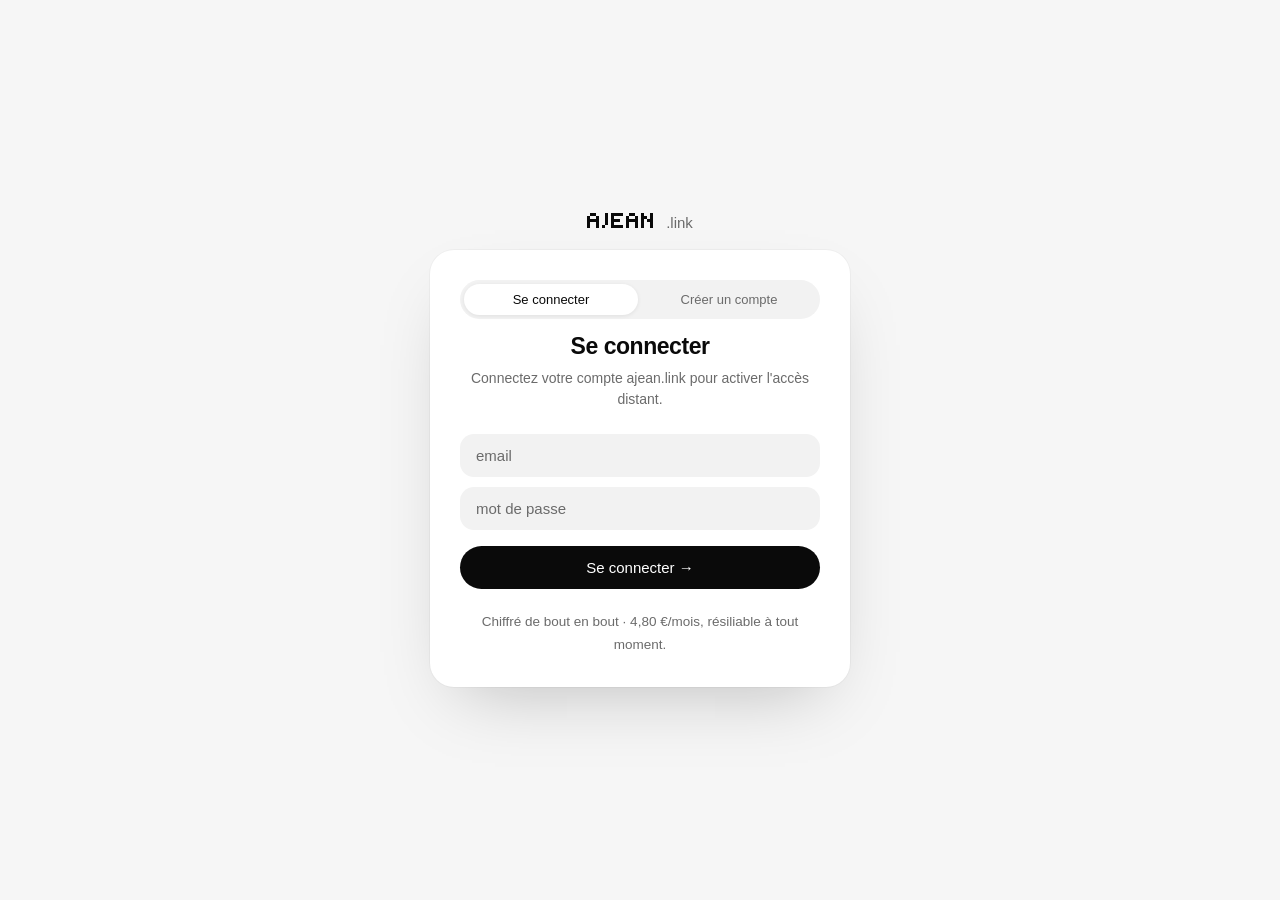
<file: connect.html>
<!doctype html><html lang="fr"><head><meta charset="utf-8">
<script>try{var t=localStorage.getItem('jean-theme')||(window.matchMedia&&matchMedia('(prefers-color-scheme: dark)').matches?'dark':'light');if(t==='dark'||/-dark$/.test(t))document.documentElement.setAttribute('data-theme','dark');}catch(e){}</script>
<meta name="viewport" content="width=device-width,initial-scale=1">
<link rel="icon" href="data:image/svg+xml,<svg xmlns='http://www.w3.org/2000/svg' viewBox='0 0 12 12'><rect width='12' height='12' rx='2' ry='2' fill='%23000'/><rect x='6' y='3' width='2' height='2' fill='%23fff'/><rect x='6' y='5' width='2' height='2' fill='%23fff'/><rect x='4' y='7' width='2' height='2' fill='%23fff'/></svg>">
<title>Connecter à ajean.link</title>
<!-- connect.html — popup ouverte depuis l'UI web de Jean (« Accès distant »).
     Enchaîne compte (OPAQUE) → abonnement (Stripe) → génération d'une clé de
     liaison, puis renvoie la clé à Jean par postMessage. Zéro terminal, zéro
     copier-coller. Servi par GitHub Pages (app.ajean.link) ; les appels vont au
     relais (ajean.link). AUCUN secret ici : la clé rendue est celle du compte de
     l'utilisateur, remise à SA propre instance de Jean. -->
<style>:root{--bg:#ffffff;--panel:#fafafa;--panel2:#f5f5f5;--border:#e5e5e5;--text:#0a0a0a;
--dim:#6b6b6b;--accent:#0a0a0a;--blue:#0a0a0a;--ok:#0a0a0a;--warn:#6b6b6b;--err:#c0392b;--mag:#6b6b6b}
*{box-sizing:border-box;margin:0;padding:0}
body.auth{min-height:100vh;min-height:100dvh;display:grid;place-items:center;padding:22px;background:var(--bg);
  font-family:-apple-system,BlinkMacSystemFont,'Segoe UI',Inter,Helvetica,Arial,sans-serif;color:var(--text);font-size:15px;-webkit-font-smoothing:antialiased}
.authwrap{width:100%;max-width:400px;display:flex;flex-direction:column;align-items:center}
.card{width:100%;max-width:400px;background:var(--panel);border:1px solid var(--border);border-radius:10px}
.card .inner{padding:30px 28px;text-align:center}
.brand{display:inline-flex;align-items:center;gap:10px;font-weight:700;font-size:18px;margin-bottom:22px}
.brand .tag{color:var(--accent)}
h1{font-size:18px;font-weight:600;color:var(--accent);margin-bottom:8px}
p{color:var(--dim);font-size:13px;line-height:1.5}
.price{color:var(--text);font-weight:600;margin-top:6px}
.host{display:inline-block;margin-top:10px;padding:4px 10px;border:1px solid var(--border);border-radius:6px;
  background:var(--bg);color:var(--text);font-size:12px;word-break:break-all}
form{margin-top:18px;display:flex;flex-direction:column;gap:10px}
input{padding:11px 13px;border-radius:6px;border:1px solid var(--border);background:var(--bg);color:var(--text);font:inherit;font-size:14px}
input:focus{outline:none;border-color:var(--accent)}
.btn{display:inline-flex;align-items:center;justify-content:center;gap:8px;font:inherit;font-size:14px;font-weight:600;width:100%;
  padding:11px 16px;border-radius:6px;cursor:pointer;border:1px solid var(--border);background:var(--panel);color:var(--text);transition:.12s}
.btn:hover{border-color:var(--accent);color:var(--accent)}
.btn-primary{background:var(--blue);border-color:var(--blue);color:var(--bg)}
.btn-primary:hover{opacity:.82;color:var(--bg)}
.btn[disabled]{opacity:.6;cursor:default}
.btn+.btn{margin-top:8px}
.err{color:var(--err);margin-top:10px;font-size:13px}
.ok{color:var(--ok)}
.foot{font-size:12px;color:var(--dim);margin-top:16px;line-height:1.7}
.tabs{display:flex;gap:6px;margin-bottom:14px}
.tab{flex:1;padding:8px;border:1px solid var(--border);border-radius:6px;cursor:pointer;color:var(--dim);background:var(--bg);font:inherit;font-size:13px}
.tab.on{border-color:var(--accent);color:var(--accent)}
a{color:var(--accent);text-decoration:none}a:hover{text-decoration:underline}
.hidden{display:none!important}
@media (hover:none) and (pointer:coarse){input{font-size:16px}}

/* ===== Habillage 2026-10 : même charte que ajean.app et l'app (Inter, fonds
   pleins sans bordure, boutons pilule). Surcharge les règles
   précédentes ; la logique (ids, formulaires) ne change pas. ===== */
:root{--bg:#f6f6f6;--panel:#ffffff;--panel2:#f2f2f2;--field:#f2f2f2;--border:#e7e7e7;--text:#0a0a0a;--dim:#6b6b6b;--accent:#0a0a0a}
:root[data-theme="dark"]{--bg:#0d0d0e;--panel:#18181a;--panel2:#222225;--field:#222225;--border:#2a2a2d;--text:#f5f5f5;--dim:#8e8e93;--accent:#f5f5f5}
html,body.auth{background:var(--bg)}
body.auth{font-family:Inter,-apple-system,BlinkMacSystemFont,'Segoe UI',Helvetica,Arial,sans-serif;font-size:15px}
.authwrap{max-width:420px}
.brand{margin-bottom:22px}
.brand svg{height:15px;width:auto;display:block;shape-rendering:crispEdges;fill:var(--text)}
.brand .tag{color:var(--dim);font-weight:400;font-size:15px;line-height:1;position:relative;top:2px}
.card{max-width:420px;background:var(--panel);border:0;border-radius:24px;
  box-shadow:0 30px 70px -30px rgba(0,0,0,.25),0 0 0 1px rgba(0,0,0,.03)}
:root[data-theme="dark"] .card{box-shadow:0 30px 70px -30px rgba(0,0,0,.7),0 0 0 1px rgba(255,255,255,.04)}
.card .inner{padding:30px}
h1{font-size:23px;font-weight:650;letter-spacing:-.02em;color:var(--text);margin-bottom:8px}
.inner h1,.inner p:first-of-type{text-align:center}
p{font-size:14px;color:var(--dim)}
.price{color:var(--text);font-weight:600}
form{margin-top:24px;gap:10px}
input{padding:13px 16px;border:0;border-radius:14px;background:var(--field);color:var(--text);font-size:15px;
  transition:box-shadow .15s,background .15s}
input::placeholder{color:var(--dim)}
input:focus{outline:none;border:0;background:var(--panel);box-shadow:0 0 0 2px var(--text)}
.btn{border:0;border-radius:999px;padding:13px 18px;font-weight:500;font-size:15px;background:var(--panel2);color:var(--text);
  transition:opacity .15s,transform .15s}
.btn:hover{border:0;color:var(--text);opacity:.86}
.btn:active{transform:scale(.98)}
.btn-primary,.btn-primary:hover{background:var(--text);color:var(--panel)}
.btn-primary{margin-top:6px}
.err{background:rgba(192,57,43,.08);color:var(--err);border-radius:12px;padding:10px 12px;font-size:13.5px}
.foot{font-size:13.5px;margin-top:22px}
a{color:var(--text);font-weight:500}
a:hover{text-decoration:none;opacity:.7}
.tabs{background:var(--field);border-radius:999px;padding:4px;gap:4px}
.tab{border:0;border-radius:999px;background:transparent;padding:8px;font-weight:500}
.tab.on{background:var(--panel);color:var(--text);box-shadow:0 1px 4px rgba(0,0,0,.08)}
.host{border:0;border-radius:999px;background:var(--field);padding:5px 12px}
code{border:0;border-radius:6px;background:var(--field)}
@media (hover:none) and (pointer:coarse){input{font-size:16px}}
</style></head><body class="auth">
<div class="authwrap">
  <div class="brand"><svg viewBox="0 0 23 5" shape-rendering="crispEdges" fill="currentColor" role="img" aria-label="AJEAN"><rect x="1" y="0" width="2" height="1"/><rect x="0" y="1" width="1" height="1"/><rect x="3" y="1" width="1" height="1"/><rect x="0" y="2" width="4" height="1"/><rect x="0" y="3" width="1" height="1"/><rect x="3" y="3" width="1" height="1"/><rect x="0" y="4" width="1" height="1"/><rect x="3" y="4" width="1" height="1"/><rect x="6" y="0" width="1" height="1"/><rect x="6" y="1" width="1" height="1"/><rect x="6" y="2" width="1" height="1"/><rect x="6" y="3" width="1" height="1"/><rect x="5" y="4" width="1" height="1"/><rect x="8" y="0" width="4" height="1"/><rect x="8" y="1" width="1" height="1"/><rect x="8" y="2" width="3" height="1"/><rect x="8" y="3" width="1" height="1"/><rect x="8" y="4" width="4" height="1"/><rect x="14" y="0" width="2" height="1"/><rect x="13" y="1" width="1" height="1"/><rect x="16" y="1" width="1" height="1"/><rect x="13" y="2" width="4" height="1"/><rect x="13" y="3" width="1" height="1"/><rect x="16" y="3" width="1" height="1"/><rect x="13" y="4" width="1" height="1"/><rect x="16" y="4" width="1" height="1"/><rect x="18" y="0" width="1" height="1"/><rect x="21" y="0" width="1" height="1"/><rect x="18" y="1" width="2" height="1"/><rect x="21" y="1" width="1" height="1"/><rect x="18" y="2" width="1" height="1"/><rect x="20" y="2" width="2" height="1"/><rect x="18" y="3" width="1" height="1"/><rect x="21" y="3" width="1" height="1"/><rect x="18" y="4" width="1" height="1"/><rect x="21" y="4" width="1" height="1"/></svg><span class="tag">.link</span></div>
  <div class="card"><div class="inner">
    <div id="stage-loading"><p>Chargement…</p></div>

    <!-- Étape compte : login OU création -->
    <div id="stage-auth" class="hidden">
      <div class="tabs">
        <button class="tab on" id="tab-login" type="button" onclick="pickTab('login')">Se connecter</button>
        <button class="tab" id="tab-signup" type="button" onclick="pickTab('signup')">Créer un compte</button>
      </div>
      <h1 id="auth-title">Se connecter</h1>
      <p id="auth-sub">Connectez votre compte ajean.link pour activer l'accès distant.</p>
      <p class="err hidden" id="authErr"></p>
      <form id="af">
        <input type="email" id="ae" placeholder="email" autocomplete="username" autofocus required>
        <input type="password" id="ap" placeholder="mot de passe" autocomplete="current-password" minlength="8" required>
        <input type="password" id="ap2" class="hidden" placeholder="confirmer le mot de passe" autocomplete="new-password" minlength="8">
        <button class="btn btn-primary" id="ab" type="submit">Se connecter →</button>
      </form>
      <p class="foot">Chiffré de bout en bout · 4,80 €/mois, résiliable à tout moment.</p>
    </div>

    <!-- Étape abonnement -->
    <div id="stage-sub" class="hidden">
      <h1>Abonnement requis</h1>
      <p>L'accès distant à votre serveur AJEAN nécessite un abonnement ajean.link.</p>
      <p class="price">4,80 €/mois · sans engagement.</p>
      <p class="err hidden" id="subErr"></p>
      <button class="btn btn-primary" id="subBtn" type="button" onclick="startCheckout()">S'abonner →</button>
      <p class="foot">Paiement sécurisé par Stripe · <a href="#" onclick="doLogout();return false">changer de compte</a></p>
    </div>

    <!-- Étape consentement : autoriser ce serveur -->
    <div id="stage-consent" class="hidden">
      <h1>Connecter ce serveur</h1>
      <p>Autoriser l'accès distant chiffré de bout en bout pour :</p>
      <div class="host" id="consent-host">ce serveur</div>
      <p class="err hidden" id="consentErr"></p>
      <button class="btn btn-primary" id="consentBtn" type="button" onclick="doConnect()" style="margin-top:16px">Autoriser et connecter →</button>
      <p class="foot"><span id="consent-email"></span> · <a href="#" onclick="doLogout();return false">changer de compte</a></p>
    </div>

    <!-- Étape finale -->
    <div id="stage-done" class="hidden">
      <h1 class="ok">✓ Serveur connecté</h1>
      <p>Votre serveur AJEAN est maintenant accessible à distance. Vous pouvez fermer cette fenêtre.</p>
      <button class="btn" type="button" onclick="window.close()" style="margin-top:16px">Fermer</button>
    </div>
  </div></div>
</div>
<script src="/wasm_exec.js"></script>
<script>
// ---- Shim boîte noire : les appels absolus vont au relais avec cookies. ----
var API='https://ajean.link';
(function(){var _f=window.fetch.bind(window);
  window.fetch=function(u,opt){
    if(typeof u==='string'&&u.charAt(0)==='/'&&!/^\/(opaque\.wasm|wasm_exec\.js|marked\.min\.js)/.test(u)){
      u=API+u;opt=Object.assign({credentials:'include'},opt||{});
    }
    return _f(u,opt);};})();
function jpost(u,b){return fetch(u,{method:'POST',headers:{'Content-Type':'application/json'},body:JSON.stringify(b||{})}).then(function(r){return r.json();});}
var _wasm=(function(){var go=new Go();return WebAssembly.instantiateStreaming(fetch('/opaque.wasm'),go.importObject).then(function(res){go.run(res.instance);});})();

// ---- Paramètres passés par Jean (origine à qui renvoyer la clé + nom d'hôte). ----
var Q=new URLSearchParams(location.search);
var PARENT_ORIGIN=Q.get('origin')||'';   // ex: http://192.168.1.127:8090
var HOST=Q.get('host')||'ce serveur';    // libellé affiché + label de la clé
var mode='login';

function el(id){return document.getElementById(id);}
function stage(name){['loading','auth','sub','consent','done'].forEach(function(s){el('stage-'+s).classList.toggle('hidden',s!==name);});}
function show(id,m){var e=el(id);e.textContent=m;e.classList.remove('hidden');}
function hide(id){el(id).classList.add('hidden');}

function pickTab(m){mode=m;
  el('tab-login').classList.toggle('on',m==='login');
  el('tab-signup').classList.toggle('on',m==='signup');
  el('auth-title').textContent=m==='login'?'Se connecter':'Créer un compte';
  el('auth-sub').textContent=m==='login'?"Connectez votre compte ajean.link pour activer l'accès distant.":'Créez votre compte ajean.link — 4,80 €/mois, sans engagement.';
  el('ab').textContent=m==='login'?'Se connecter →':'Créer mon compte →';
  el('ap2').classList.toggle('hidden',m!=='login'?false:true);
  el('ap').setAttribute('autocomplete',m==='login'?'current-password':'new-password');
  hide('authErr');
}

// ---- Flux OPAQUE (login / register), repris de login.html / signup.html. ----
async function opaqueRegisterFlow(pw){
  var ri=opaqueRegInit(pw);if(!ri.ok)return null;
  var rr=await jpost('/auth/register/init',{req:ri.req});if(!rr.ok)return null;
  var rf=opaqueRegFinish(rr.response,rr.clientID,rr.serverID);if(!rf.ok)return null;
  var done=await jpost('/auth/register/finish',{record:rf.record});if(!done.ok)return null;
  return rf.exportKey;}

el('af').onsubmit=async function(e){e.preventDefault();
  var email=el('ae').value.trim(),pw=el('ap').value,pw2=el('ap2').value;
  var b=el('ab');hide('authErr');
  function fail(m){show('authErr',m);b.disabled=false;b.textContent=mode==='login'?'Se connecter →':'Créer mon compte →';}
  b.disabled=true;b.textContent='…';
  try{await _wasm;
    if(mode==='signup'){
      if(pw.length<8)return fail('Le mot de passe doit faire au moins 8 caractères.');
      var su=await jpost('/auth/signup',{email:email});
      if(!su.ok)return fail(su.err||'Inscription impossible.');
      var ek=await opaqueRegisterFlow(pw);
      if(!ek)return fail("Échec de l'enregistrement du mot de passe.");
      localStorage.setItem('ajk',ek);
      return route(); // compte créé, session ouverte → route décidera (abonnement)
    }
    // login
    var i1=opaqueLoginInit(pw);if(!i1.ok)throw new Error(i1.err);
    var s1=await jpost('/auth/login/init',{email:email,ke1:i1.ke1});
    if(s1.needLegacy){
      var lr=await fetch('/login',{method:'POST',headers:{'X-Ajax':'1','Content-Type':'application/x-www-form-urlencoded'},
        body:'email='+encodeURIComponent(email)+'&password='+encodeURIComponent(pw)});
      var lj={};try{lj=await lr.json();}catch(_){}
      if(!lr.ok||!lj.ok)return fail((lj&&lj.err)||'Connexion impossible.');
      var ek2=await opaqueRegisterFlow(pw);if(!ek2)return fail('Échec de la migration du chiffrement.');
      localStorage.setItem('ajk',ek2);return route();}
    if(!s1.ok)return fail(s1.err||'Connexion impossible.');
    var f1=opaqueLoginFinish(s1.ke2,s1.clientID,s1.serverID);
    if(!f1.ok)return fail('Email ou mot de passe incorrect.');
    var s2=await jpost('/auth/login/finish',{sid:s1.sid,ke3:f1.ke3});
    if(!s2.ok)return fail(s2.err||'Email ou mot de passe incorrect.');
    localStorage.setItem('ajk',f1.exportKey);
    route();
  }catch(err){fail('Erreur : '+err);}
};

// ---- Abonnement ----
async function startCheckout(){
  var b=el('subBtn');b.disabled=true;b.textContent='Redirection…';hide('subErr');
  try{
    // Reviens sur CETTE popup après paiement (mêmes paramètres) pour reprendre au
    // consentement, au lieu du dashboard.
    var ret='/connect.html'+location.search;
    var co=await fetch('/billing/checkout',{method:'POST',headers:{'Content-Type':'application/json'},body:JSON.stringify({return:ret})});
    if(co.ok){var cd=await co.json();if(cd.url){location.href=cd.url;return;}}
    show('subErr','Paiement momentanément indisponible. Réessaie.');
  }catch(e){show('subErr','Erreur : '+e);}
  b.disabled=false;b.textContent="S'abonner →";
}

// ---- Consentement → génère la clé de liaison et la renvoie à Jean ----
async function doConnect(){
  var b=el('consentBtn');b.disabled=true;b.textContent='Connexion…';hide('consentErr');
  // window.opener peut être coupé après le détour Stripe. Sans lui, la clé ne peut
  // pas être livrée : on ne la génère PAS (évite une clé orpheline) et on invite à
  // recliquer « Connecter » depuis Jean (abonnement désormais actif → livraison
  // immédiate à la 2ᵉ tentative).
  if(!window.opener||!PARENT_ORIGIN){
    el('stage-done').querySelector('p').textContent="Abonnement actif ✓ — retournez dans AJEAN et recliquez « Connecter à ajean.link » pour finaliser (un instant).";
    stage('done');return;
  }
  try{
    var label='AJEAN — '+HOST;
    var r=await jpost('/app/key/new',{label:label});
    if(!r.ok||!r.token){show('consentErr','Impossible de générer la clé.');b.disabled=false;b.textContent='Autoriser et connecter →';return;}
    // Renvoie la clé à l'instance de Jean qui a ouvert la popup. Origine restreinte.
    window.opener.postMessage({type:'ajean-link',token:r.token},PARENT_ORIGIN);
    stage('done');
  }catch(e){show('consentErr','Erreur : '+e);b.disabled=false;b.textContent='Autoriser et connecter →';}
}

async function doLogout(){try{await fetch('/logout',{method:'POST'});}catch(e){}
  localStorage.removeItem('ajk');mode='login';pickTab('login');stage('auth');}

// ---- Routage initial selon l'état du compte ----
async function route(){
  stage('loading');
  var st=null;
  try{var r=await fetch('/billing/status');if(r.ok)st=await r.json();}catch(e){}
  if(!st){ // pas connecté
    pickTab(Q.get('signup')==='1'?'signup':'login');stage('auth');return;
  }
  el('consent-email').textContent=st.email||'';
  if(!st.active){stage('sub');return;}
  el('consent-host').textContent=HOST;
  stage('consent');
}

el('consent-host').textContent=HOST;
route();
</script>
</body></html>
</file>
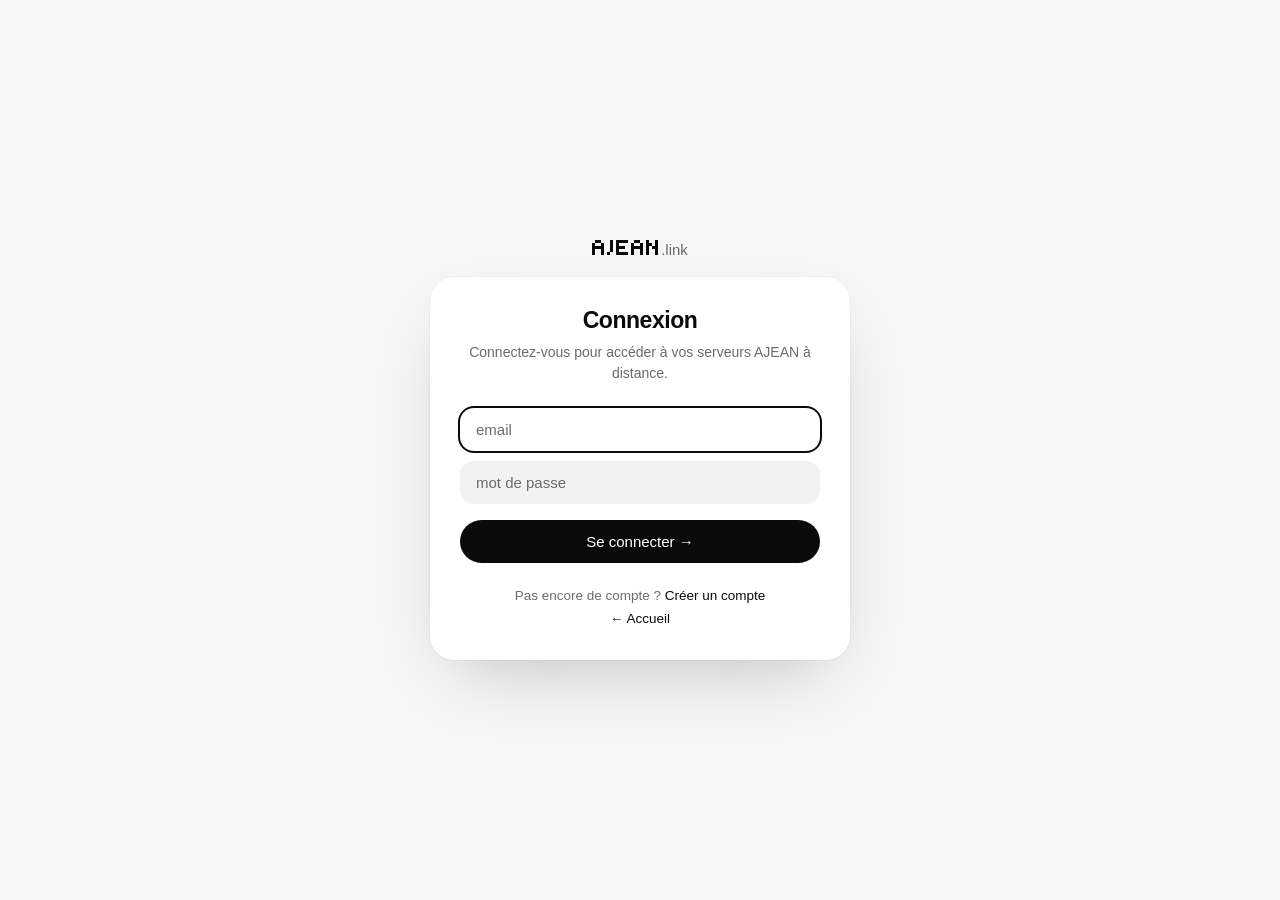
<file: login.html>
<!doctype html><html lang="fr"><head><meta charset="utf-8">
<meta name="viewport" content="width=device-width,initial-scale=1">
<link rel="icon" href="data:image/svg+xml,<svg xmlns='http://www.w3.org/2000/svg' viewBox='0 0 12 12'><rect width='12' height='12' rx='2' ry='2' fill='%23000'/><rect x='6' y='3' width='2' height='2' fill='%23fff'/><rect x='6' y='5' width='2' height='2' fill='%23fff'/><rect x='4' y='7' width='2' height='2' fill='%23fff'/></svg>">
<title>AJEAN</title>
<!-- Thème AVANT rendu (même clé que le portail : jean-theme) pour éviter un flash
     blanc au lancement en mode sombre. Défaut clair, comme app.html. -->
<script>try{var t=localStorage.getItem('jean-theme')||(window.matchMedia&&matchMedia('(prefers-color-scheme: dark)').matches?'dark':'light');if(t==='dark'||/-dark$/.test(t))document.documentElement.setAttribute('data-theme','dark');}catch(e){}</script>
<style>:root{--bg:#ffffff;--panel:#fafafa;--panel2:#f5f5f5;--border:#e5e5e5;--line2:#d4d4d4;--soft:#f5f5f5;--text:#0a0a0a;
--dim:#6b6b6b;--accent:#0a0a0a;--blue:#0a0a0a;--ok:#0a0a0a;--warn:#6b6b6b;--err:#c0392b;--mag:#6b6b6b}
:root[data-theme="dark"]{--bg:#0a0a0a;--panel:#141414;--panel2:#1c1c1c;--border:#262626;--line2:#333333;--soft:#1c1c1c;
--text:#f5f5f5;--dim:#8e8e8e;--accent:#f5f5f5;--blue:#f5f5f5;--ok:#f5f5f5;--warn:#8e8e8e;--err:#f2777a;--mag:#8e8e8e}
html{background:var(--bg)}
*{box-sizing:border-box;margin:0;padding:0}
body.auth{min-height:100vh;min-height:100dvh;display:grid;place-items:center;padding:22px;background:var(--bg);
  font-family:-apple-system,BlinkMacSystemFont,'Segoe UI',Inter,Helvetica,Arial,sans-serif;color:var(--text);font-size:15px;-webkit-font-smoothing:antialiased}
.authwrap{width:100%;max-width:400px;display:flex;flex-direction:column;align-items:center}
.card{width:100%;max-width:400px;background:var(--panel);border:1px solid var(--border);border-radius:10px}
.card .inner{padding:32px 28px;text-align:center}
.brand{display:inline-flex;align-items:center;gap:0;font-weight:700;font-size:18px;margin-bottom:26px}
.brand .tag{color:var(--accent)}
h1{font-size:18px;font-weight:600;color:var(--accent);margin-bottom:8px}
p{color:var(--dim);font-size:13px;line-height:1.5}
.inner h1,.inner p:first-of-type{text-align:left}
form{margin-top:20px;display:flex;flex-direction:column;gap:10px}
input{padding:11px 13px;border-radius:6px;border:1px solid var(--border);background:var(--bg);color:var(--text);font:inherit;font-size:14px}
input:focus{outline:none;border-color:var(--accent)}
.btn{display:inline-flex;align-items:center;justify-content:center;gap:8px;font:inherit;font-size:14px;font-weight:600;
  padding:11px 16px;border-radius:6px;cursor:pointer;border:1px solid var(--border);background:var(--panel);color:var(--text);transition:.12s}
.btn:hover{border-color:var(--accent);color:var(--accent)}
.btn-primary{background:var(--blue);border-color:var(--blue);color:#fff}
.btn-primary:hover{filter:brightness(1.1);color:#fff}
.err{color:var(--err);margin-top:10px;font-size:13px}
.foot{font-size:12px;color:var(--dim);margin-top:18px;line-height:1.7}
a{color:var(--accent);text-decoration:none}a:hover{text-decoration:underline}
code{background:var(--bg);padding:2px 6px;border-radius:4px;font-size:.9em;border:1px solid var(--border)}
@media (hover:none) and (pointer:coarse){input{font-size:16px}}

/* --- Habillage sobre (même charte que ajean.app et le thème de l'app) --- */
.card{border:1px solid var(--border);border-radius:14px;box-shadow:0 8px 30px rgba(0,0,0,.08)}
/* Logo en pixels : hauteur multiple de 5 (la grille fait 5 modules de haut) ;
   viewBox élargi d'un module, sinon la dernière colonne du N est rognée. */
.brand svg{height:15px;width:auto;display:block;shape-rendering:crispEdges;fill:var(--text)}
.brand .tag{color:var(--dim);font-weight:400;font-size:15px;line-height:1;position:relative;top:2px}
h1{font-size:20px;font-weight:600;letter-spacing:-.02em}
input{border:1px solid var(--border);border-radius:10px;background:var(--panel)}
input:focus{border-color:var(--dim)}
.btn{border:1px solid var(--border);border-radius:10px;font-weight:500;font-size:15px;transition:opacity .12s,background .12s,border-color .12s}
.btn:hover{border-color:var(--text)}
/* Fond = accent : le texte prend la couleur du FOND, pas un blanc en dur. */
.btn-primary{background:var(--accent);border-color:var(--accent);color:var(--bg)}
.btn-primary:hover{opacity:.82;background:var(--accent);color:var(--bg)}
code{border:1px solid var(--border);border-radius:6px;background:var(--panel)}

/* ===== Habillage 2026-10 : même charte que ajean.app et l'app (Inter, fonds
   pleins sans bordure, boutons pilule). Surcharge les règles
   précédentes ; la logique (ids, formulaires) ne change pas. ===== */
:root{--bg:#f6f6f6;--panel:#ffffff;--panel2:#f2f2f2;--field:#f2f2f2;--border:#e7e7e7;--text:#0a0a0a;--dim:#6b6b6b;--accent:#0a0a0a}
:root[data-theme="dark"]{--bg:#0d0d0e;--panel:#18181a;--panel2:#222225;--field:#222225;--border:#2a2a2d;--text:#f5f5f5;--dim:#8e8e93;--accent:#f5f5f5}
html,body.auth{background:var(--bg)}
body.auth{font-family:Inter,-apple-system,BlinkMacSystemFont,'Segoe UI',Helvetica,Arial,sans-serif;font-size:15px}
.authwrap{max-width:420px}
.brand{margin-bottom:22px}
.brand svg{height:15px;width:auto;display:block;shape-rendering:crispEdges;fill:var(--text)}
.brand .tag{color:var(--dim);font-weight:400;font-size:15px;line-height:1;position:relative;top:2px}
.card{max-width:420px;background:var(--panel);border:0;border-radius:24px;
  box-shadow:0 30px 70px -30px rgba(0,0,0,.25),0 0 0 1px rgba(0,0,0,.03)}
:root[data-theme="dark"] .card{box-shadow:0 30px 70px -30px rgba(0,0,0,.7),0 0 0 1px rgba(255,255,255,.04)}
.card .inner{padding:30px}
h1{font-size:23px;font-weight:650;letter-spacing:-.02em;color:var(--text);margin-bottom:8px}
.inner h1,.inner p:first-of-type{text-align:center}
p{font-size:14px;color:var(--dim)}
.price{color:var(--text);font-weight:600}
form{margin-top:24px;gap:10px}
input{padding:13px 16px;border:0;border-radius:14px;background:var(--field);color:var(--text);font-size:15px;
  transition:box-shadow .15s,background .15s}
input::placeholder{color:var(--dim)}
input:focus{outline:none;border:0;background:var(--panel);box-shadow:0 0 0 2px var(--text)}
.btn{border:0;border-radius:999px;padding:13px 18px;font-weight:500;font-size:15px;background:var(--panel2);color:var(--text);
  transition:opacity .15s,transform .15s}
.btn:hover{border:0;color:var(--text);opacity:.86}
.btn:active{transform:scale(.98)}
.btn-primary,.btn-primary:hover{background:var(--text);color:var(--panel)}
.btn-primary{margin-top:6px}
.err{background:rgba(192,57,43,.08);color:var(--err);border-radius:12px;padding:10px 12px;font-size:13.5px}
.foot{font-size:13.5px;margin-top:22px}
a{color:var(--text);font-weight:500}
a:hover{text-decoration:none;opacity:.7}
.tabs{background:var(--field);border-radius:999px;padding:4px;gap:4px}
.tab{border:0;border-radius:999px;background:transparent;padding:8px;font-weight:500}
.tab.on{background:var(--panel);color:var(--text);box-shadow:0 1px 4px rgba(0,0,0,.08)}
.host{border:0;border-radius:999px;background:var(--field);padding:5px 12px}
code{border:0;border-radius:6px;background:var(--field)}
@media (hover:none) and (pointer:coarse){input{font-size:16px}}
</style></head><body class="auth">
<div class="authwrap">
  <div class="brand"><svg viewBox="0 0 23 5" shape-rendering="crispEdges" fill="currentColor" role="img" aria-label="AJEAN"><rect x="1" y="0" width="2" height="1"/><rect x="0" y="1" width="1" height="1"/><rect x="3" y="1" width="1" height="1"/><rect x="0" y="2" width="4" height="1"/><rect x="0" y="3" width="1" height="1"/><rect x="3" y="3" width="1" height="1"/><rect x="0" y="4" width="1" height="1"/><rect x="3" y="4" width="1" height="1"/><rect x="6" y="0" width="1" height="1"/><rect x="6" y="1" width="1" height="1"/><rect x="6" y="2" width="1" height="1"/><rect x="6" y="3" width="1" height="1"/><rect x="5" y="4" width="1" height="1"/><rect x="8" y="0" width="4" height="1"/><rect x="8" y="1" width="1" height="1"/><rect x="8" y="2" width="3" height="1"/><rect x="8" y="3" width="1" height="1"/><rect x="8" y="4" width="4" height="1"/><rect x="14" y="0" width="2" height="1"/><rect x="13" y="1" width="1" height="1"/><rect x="16" y="1" width="1" height="1"/><rect x="13" y="2" width="4" height="1"/><rect x="13" y="3" width="1" height="1"/><rect x="16" y="3" width="1" height="1"/><rect x="13" y="4" width="1" height="1"/><rect x="16" y="4" width="1" height="1"/><rect x="18" y="0" width="1" height="1"/><rect x="21" y="0" width="1" height="1"/><rect x="18" y="1" width="2" height="1"/><rect x="21" y="1" width="1" height="1"/><rect x="18" y="2" width="1" height="1"/><rect x="20" y="2" width="2" height="1"/><rect x="18" y="3" width="1" height="1"/><rect x="21" y="3" width="1" height="1"/><rect x="18" y="4" width="1" height="1"/><rect x="21" y="4" width="1" height="1"/></svg><span class="tag">.link</span></div>
  <div class="card"><div class="inner">
  <h1>Connexion</h1>
  <p>Connectez-vous pour accéder à vos serveurs AJEAN à distance.</p>
  <p class="err" id="jsErr" style="display:none"></p>
  <form id="lf">
    <input type="email" name="email" id="le" placeholder="email" autocomplete="username" autofocus required>
    <input type="password" name="password" id="lp" placeholder="mot de passe" autocomplete="current-password" required>
    <button class="btn btn-primary" type="submit">Se connecter →</button>
  </form>
  <p class="foot">Pas encore de compte ? <a href="/signup.html">Créer un compte</a><br>
    <a href="https://ajean.link/" id="backLink">← Accueil</a></p>
  <!-- App PC : dans la fenêtre de l'app installée, « Accueil » ramène à l'AJEAN
       local (adresse de retour laissée par l'app, boucle locale uniquement). -->
  <script>try{var _h=JSON.parse(localStorage.getItem('ajean.dev.home')||'null');
    if(_h&&/^http:\/\/(localhost|127\.0\.0\.1)(:\d{1,5})?$/.test(_h.url||'')){var _a=document.getElementById('backLink');
      _a.href=_h.url+'/';_a.textContent='← '+(_h.name||'Ce PC');}}catch(e){}</script>
</div></div>
</div>
<script src="/wasm_exec.js"></script>
<script>
// Boîte noire : ce code vient de GitHub Pages (app.ajean.link). Les appels d'auth
// vont au relais (ajean.link) via ce shim, qui ajoute aussi les cookies. Le mot de
// passe ne quitte JAMAIS le navigateur (protocole OPAQUE en WebAssembly).
var API='https://ajean.link';
(function(){var _f=window.fetch.bind(window);
  window.fetch=function(u,opt){
    if(typeof u==='string'&&u.charAt(0)==='/'&&!/^\/(opaque\.wasm|wasm_exec\.js|marked\.min\.js)/.test(u)){
      u=API+u;opt=Object.assign({credentials:'include'},opt||{});
    }
    return _f(u,opt);};})();
// Déjà connecté (cookie valide) ET clé racine E2E (ajk) présente ? On file au
// dashboard. Mais si ajk manque (stockage PWA iOS vidé/évincé), on GARDE le
// formulaire : il faut re-saisir le mot de passe pour re-dériver ajk, sinon on
// boucle « connecté mais clé absente » sans jamais pouvoir sceller l'appairage.
(async function(){try{var r=await fetch('/app/me');
  if(r&&r.ok&&localStorage.getItem('ajk'))location.replace('/');}catch(e){}})();
function jpost(u,b){return fetch(u,{method:'POST',headers:{'Content-Type':'application/json'},body:JSON.stringify(b)}).then(function(r){return r.json();});}
var _wasm=(function(){var go=new Go();return WebAssembly.instantiateStreaming(fetch('/opaque.wasm'),go.importObject)
  .then(function(res){go.run(res.instance);});})();
var lf=document.getElementById('lf');
lf.onsubmit=async function(e){e.preventDefault();
  var email=document.getElementById('le').value.trim(),pw=document.getElementById('lp').value;
  var er=document.getElementById('jsErr');er.style.display='none';
  function show(m){er.textContent=m;er.style.display='';}
  try{await _wasm;
    // 1) Tente un login OPAQUE.
    var i1=opaqueLoginInit(pw);if(!i1.ok)throw new Error(i1.err);
    var s1=await jpost('/auth/login/init',{email:email,ke1:i1.ke1});
    if(s1.needLegacy){
      // 2) Compte encore en bcrypt → bascule unique vers OPAQUE.
      var lr=await fetch('/login',{method:'POST',headers:{'X-Ajax':'1','Content-Type':'application/x-www-form-urlencoded'},
        body:'email='+encodeURIComponent(email)+'&password='+encodeURIComponent(pw)});
      var lj={};try{lj=await lr.json();}catch(_){}
      if(!lr.ok||!lj.ok){show((lj&&lj.err)||'Connexion impossible.');return;}
      var ek=await opaqueRegisterFlow(pw);if(!ek){show('Échec de la migration du chiffrement.');return;}
      localStorage.setItem('ajk',ek);location.href='/';return;}
    if(!s1.ok){show(s1.err||'Connexion impossible.');return;}
    var f1=opaqueLoginFinish(s1.ke2,s1.clientID,s1.serverID);
    if(!f1.ok){show('Email ou mot de passe incorrect.');return;}
    var s2=await jpost('/auth/login/finish',{sid:s1.sid,ke3:f1.ke3});
    if(!s2.ok){show(s2.err||'Email ou mot de passe incorrect.');return;}
    localStorage.setItem('ajk',f1.exportKey); // exportKey complète (base64) ; tronquée à 32o à l'import
    location.href='/';
  }catch(err){show('Erreur : '+err);}
};
// Enregistrement OPAQUE (création/migration) → retourne l'exportKey (base64).
async function opaqueRegisterFlow(pw){
  var ri=opaqueRegInit(pw);if(!ri.ok)return null;
  var rr=await jpost('/auth/register/init',{req:ri.req});if(!rr.ok)return null;
  var rf=opaqueRegFinish(rr.response,rr.clientID,rr.serverID);if(!rf.ok)return null;
  var done=await jpost('/auth/register/finish',{record:rf.record});if(!done.ok)return null;
  return rf.exportKey;}
</script>
</body></html>
</file>
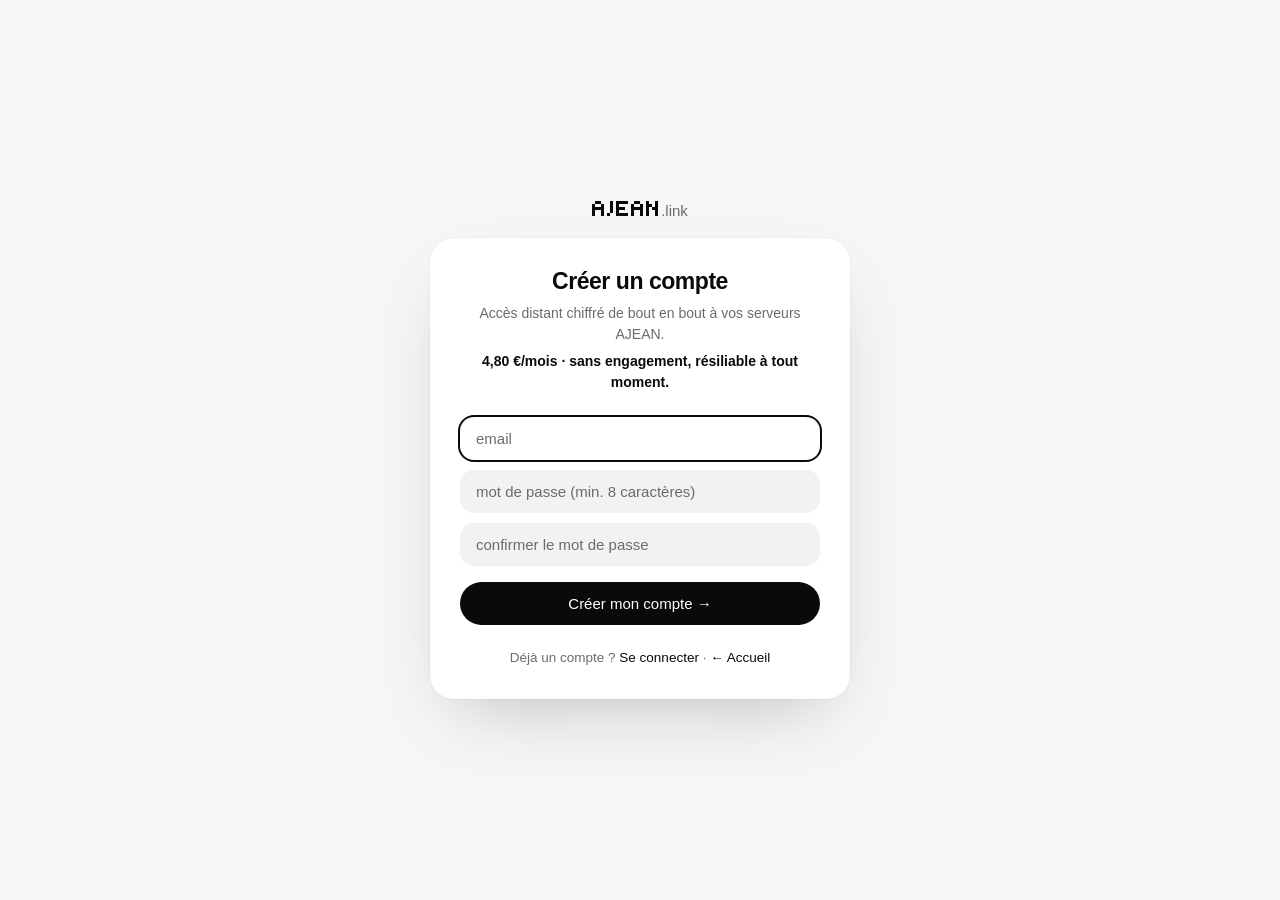
<file: signup.html>
<!doctype html><html lang="fr"><head><meta charset="utf-8">
<script>try{var t=localStorage.getItem('jean-theme')||(window.matchMedia&&matchMedia('(prefers-color-scheme: dark)').matches?'dark':'light');if(t==='dark'||/-dark$/.test(t))document.documentElement.setAttribute('data-theme','dark');}catch(e){}</script>
<meta name="viewport" content="width=device-width,initial-scale=1">
<link rel="icon" href="data:image/svg+xml,<svg xmlns='http://www.w3.org/2000/svg' viewBox='0 0 12 12'><rect width='12' height='12' rx='2' ry='2' fill='%23000'/><rect x='6' y='3' width='2' height='2' fill='%23fff'/><rect x='6' y='5' width='2' height='2' fill='%23fff'/><rect x='4' y='7' width='2' height='2' fill='%23fff'/></svg>">
<title>AJEAN</title>
<style>:root{--bg:#ffffff;--panel:#fafafa;--panel2:#f5f5f5;--border:#e5e5e5;--line2:#d4d4d4;--soft:#f5f5f5;--text:#0a0a0a;
--dim:#6b6b6b;--accent:#0a0a0a;--blue:#0a0a0a;--ok:#0a0a0a;--warn:#6b6b6b;--err:#c0392b;--mag:#6b6b6b}
*{box-sizing:border-box;margin:0;padding:0}
body.auth{min-height:100vh;min-height:100dvh;display:grid;place-items:center;padding:22px;background:var(--bg);
  font-family:-apple-system,BlinkMacSystemFont,'Segoe UI',Inter,Helvetica,Arial,sans-serif;color:var(--text);font-size:15px;-webkit-font-smoothing:antialiased}
.authwrap{width:100%;max-width:400px;display:flex;flex-direction:column;align-items:center}
.card{width:100%;max-width:400px;background:var(--panel);border:1px solid var(--border);border-radius:10px}
.card .inner{padding:32px 28px;text-align:center}
.brand{display:inline-flex;align-items:center;gap:0;font-weight:700;font-size:18px;margin-bottom:26px}
.brand .tag{color:var(--accent)}
h1{font-size:18px;font-weight:600;color:var(--accent);margin-bottom:8px}
p{color:var(--dim);font-size:13px;line-height:1.5}
.inner h1,.inner p:first-of-type{text-align:left}
.price{color:var(--text);font-weight:600;margin-top:6px}
form{margin-top:20px;display:flex;flex-direction:column;gap:10px}
input{padding:11px 13px;border-radius:6px;border:1px solid var(--border);background:var(--bg);color:var(--text);font:inherit;font-size:14px}
input:focus{outline:none;border-color:var(--accent)}
.btn{display:inline-flex;align-items:center;justify-content:center;gap:8px;font:inherit;font-size:14px;font-weight:600;
  padding:11px 16px;border-radius:6px;cursor:pointer;border:1px solid var(--border);background:var(--panel);color:var(--text);transition:.12s}
.btn:hover{border-color:var(--accent);color:var(--accent)}
.btn-primary{background:var(--blue);border-color:var(--blue);color:#fff}
.btn-primary:hover{filter:brightness(1.1);color:#fff}
.btn[disabled]{opacity:.6;cursor:default}
.err{color:var(--err);margin-top:10px;font-size:13px}
.foot{font-size:12px;color:var(--dim);margin-top:18px;line-height:1.7}
a{color:var(--accent);text-decoration:none}a:hover{text-decoration:underline}
@media (hover:none) and (pointer:coarse){input{font-size:16px}}

/* --- Habillage sobre (même charte que ajean.app et le thème de l'app) --- */
.card{border:1px solid var(--border);border-radius:14px;box-shadow:0 8px 30px rgba(0,0,0,.08)}
/* Logo en pixels : hauteur multiple de 5 (la grille fait 5 modules de haut) ;
   viewBox élargi d'un module, sinon la dernière colonne du N est rognée. */
.brand svg{height:15px;width:auto;display:block;shape-rendering:crispEdges;fill:var(--text)}
.brand .tag{color:var(--dim);font-weight:400;font-size:15px;line-height:1;position:relative;top:2px}
h1{font-size:20px;font-weight:600;letter-spacing:-.02em}
input{border:1px solid var(--border);border-radius:10px;background:var(--panel)}
input:focus{border-color:var(--dim)}
.btn{border:1px solid var(--border);border-radius:10px;font-weight:500;font-size:15px;transition:opacity .12s,background .12s,border-color .12s}
.btn:hover{border-color:var(--text)}
/* Fond = accent : le texte prend la couleur du FOND, pas un blanc en dur. */
.btn-primary{background:var(--accent);border-color:var(--accent);color:var(--bg)}
.btn-primary:hover{opacity:.82;background:var(--accent);color:var(--bg)}
code{border:1px solid var(--border);border-radius:6px;background:var(--panel)}

/* ===== Habillage 2026-10 : même charte que ajean.app et l'app (Inter, fonds
   pleins sans bordure, boutons pilule). Surcharge les règles
   précédentes ; la logique (ids, formulaires) ne change pas. ===== */
:root{--bg:#f6f6f6;--panel:#ffffff;--panel2:#f2f2f2;--field:#f2f2f2;--border:#e7e7e7;--text:#0a0a0a;--dim:#6b6b6b;--accent:#0a0a0a}
:root[data-theme="dark"]{--bg:#0d0d0e;--panel:#18181a;--panel2:#222225;--field:#222225;--border:#2a2a2d;--text:#f5f5f5;--dim:#8e8e93;--accent:#f5f5f5}
html,body.auth{background:var(--bg)}
body.auth{font-family:Inter,-apple-system,BlinkMacSystemFont,'Segoe UI',Helvetica,Arial,sans-serif;font-size:15px}
.authwrap{max-width:420px}
.brand{margin-bottom:22px}
.brand svg{height:15px;width:auto;display:block;shape-rendering:crispEdges;fill:var(--text)}
.brand .tag{color:var(--dim);font-weight:400;font-size:15px;line-height:1;position:relative;top:2px}
.card{max-width:420px;background:var(--panel);border:0;border-radius:24px;
  box-shadow:0 30px 70px -30px rgba(0,0,0,.25),0 0 0 1px rgba(0,0,0,.03)}
:root[data-theme="dark"] .card{box-shadow:0 30px 70px -30px rgba(0,0,0,.7),0 0 0 1px rgba(255,255,255,.04)}
.card .inner{padding:30px}
h1{font-size:23px;font-weight:650;letter-spacing:-.02em;color:var(--text);margin-bottom:8px}
.inner h1,.inner p:first-of-type{text-align:center}
p{font-size:14px;color:var(--dim)}
.price{color:var(--text);font-weight:600}
form{margin-top:24px;gap:10px}
input{padding:13px 16px;border:0;border-radius:14px;background:var(--field);color:var(--text);font-size:15px;
  transition:box-shadow .15s,background .15s}
input::placeholder{color:var(--dim)}
input:focus{outline:none;border:0;background:var(--panel);box-shadow:0 0 0 2px var(--text)}
.btn{border:0;border-radius:999px;padding:13px 18px;font-weight:500;font-size:15px;background:var(--panel2);color:var(--text);
  transition:opacity .15s,transform .15s}
.btn:hover{border:0;color:var(--text);opacity:.86}
.btn:active{transform:scale(.98)}
.btn-primary,.btn-primary:hover{background:var(--text);color:var(--panel)}
.btn-primary{margin-top:6px}
.err{background:rgba(192,57,43,.08);color:var(--err);border-radius:12px;padding:10px 12px;font-size:13.5px}
.foot{font-size:13.5px;margin-top:22px}
a{color:var(--text);font-weight:500}
a:hover{text-decoration:none;opacity:.7}
.tabs{background:var(--field);border-radius:999px;padding:4px;gap:4px}
.tab{border:0;border-radius:999px;background:transparent;padding:8px;font-weight:500}
.tab.on{background:var(--panel);color:var(--text);box-shadow:0 1px 4px rgba(0,0,0,.08)}
.host{border:0;border-radius:999px;background:var(--field);padding:5px 12px}
code{border:0;border-radius:6px;background:var(--field)}
@media (hover:none) and (pointer:coarse){input{font-size:16px}}
</style></head><body class="auth">
<div class="authwrap">
  <div class="brand"><svg viewBox="0 0 23 5" shape-rendering="crispEdges" fill="currentColor" role="img" aria-label="AJEAN"><rect x="1" y="0" width="2" height="1"/><rect x="0" y="1" width="1" height="1"/><rect x="3" y="1" width="1" height="1"/><rect x="0" y="2" width="4" height="1"/><rect x="0" y="3" width="1" height="1"/><rect x="3" y="3" width="1" height="1"/><rect x="0" y="4" width="1" height="1"/><rect x="3" y="4" width="1" height="1"/><rect x="6" y="0" width="1" height="1"/><rect x="6" y="1" width="1" height="1"/><rect x="6" y="2" width="1" height="1"/><rect x="6" y="3" width="1" height="1"/><rect x="5" y="4" width="1" height="1"/><rect x="8" y="0" width="4" height="1"/><rect x="8" y="1" width="1" height="1"/><rect x="8" y="2" width="3" height="1"/><rect x="8" y="3" width="1" height="1"/><rect x="8" y="4" width="4" height="1"/><rect x="14" y="0" width="2" height="1"/><rect x="13" y="1" width="1" height="1"/><rect x="16" y="1" width="1" height="1"/><rect x="13" y="2" width="4" height="1"/><rect x="13" y="3" width="1" height="1"/><rect x="16" y="3" width="1" height="1"/><rect x="13" y="4" width="1" height="1"/><rect x="16" y="4" width="1" height="1"/><rect x="18" y="0" width="1" height="1"/><rect x="21" y="0" width="1" height="1"/><rect x="18" y="1" width="2" height="1"/><rect x="21" y="1" width="1" height="1"/><rect x="18" y="2" width="1" height="1"/><rect x="20" y="2" width="2" height="1"/><rect x="18" y="3" width="1" height="1"/><rect x="21" y="3" width="1" height="1"/><rect x="18" y="4" width="1" height="1"/><rect x="21" y="4" width="1" height="1"/></svg><span class="tag">.link</span></div>
  <div class="card"><div class="inner">
  <h1>Créer un compte</h1>
  <p>Accès distant chiffré de bout en bout à vos serveurs AJEAN.</p>
  <p class="price">4,80 €/mois · sans engagement, résiliable à tout moment.</p>
  <p class="err" id="jsErr" style="display:none"></p>
  <form id="sf">
    <input type="email" name="email" id="se" placeholder="email" autocomplete="username" autofocus required>
    <input type="password" name="password" id="sp" placeholder="mot de passe (min. 8 caractères)" autocomplete="new-password" minlength="8" required>
    <input type="password" name="password2" id="sp2" placeholder="confirmer le mot de passe" autocomplete="new-password" minlength="8" required>
    <button class="btn btn-primary" id="sb" type="submit">Créer mon compte →</button>
  </form>
  <p class="foot">Déjà un compte ? <a href="/login.html">Se connecter</a> · <a href="https://ajean.link/">← Accueil</a></p>
</div></div>
</div>
<script src="/wasm_exec.js"></script>
<script>
// Boîte noire : code servi par GitHub Pages ; les appels d'auth/paiement vont au
// relais (ajean.link) via ce shim, avec cookies. Mot de passe = OPAQUE (WASM).
var API='https://ajean.link';
(function(){var _f=window.fetch.bind(window);
  window.fetch=function(u,opt){
    if(typeof u==='string'&&u.charAt(0)==='/'&&!/^\/(opaque\.wasm|wasm_exec\.js|marked\.min\.js|e2e\.js)/.test(u)){
      u=API+u;opt=Object.assign({credentials:'include'},opt||{});
    }
    return _f(u,opt);};})();
function jpost(u,b){return fetch(u,{method:'POST',headers:{'Content-Type':'application/json'},body:JSON.stringify(b)}).then(function(r){return r.json();});}
var _wasm=(function(){var go=new Go();return WebAssembly.instantiateStreaming(fetch('/opaque.wasm'),go.importObject)
  .then(function(res){go.run(res.instance);});})();
// Enregistrement OPAQUE → retourne l'exportKey (base64) ; le compte est déjà en session.
async function opaqueRegisterFlow(pw){
  var ri=opaqueRegInit(pw);if(!ri.ok)return null;
  var rr=await jpost('/auth/register/init',{req:ri.req});if(!rr.ok)return null;
  var rf=opaqueRegFinish(rr.response,rr.clientID,rr.serverID);if(!rf.ok)return null;
  var done=await jpost('/auth/register/finish',{record:rf.record});if(!done.ok)return null;
  return rf.exportKey;}
var sf=document.getElementById('sf');
sf.onsubmit=async function(e){e.preventDefault();
  var email=document.getElementById('se').value.trim(),pw=document.getElementById('sp').value,pw2=document.getElementById('sp2').value;
  var er=document.getElementById('jsErr'),b=document.getElementById('sb');
  function show(m){er.textContent=m;er.style.display='';b.disabled=false;b.textContent='Créer mon compte →';}
  er.style.display='none';
  if(pw.length<8){show('Le mot de passe doit faire au moins 8 caractères.');return;}
  if(pw!==pw2){show('Les deux mots de passe ne correspondent pas.');return;}
  b.disabled=true;b.textContent='Création…';
  try{await _wasm;
    // 1) Crée le compte (en attente d'abonnement) + ouvre la session.
    var su=await jpost('/auth/signup',{email:email});
    if(!su.ok){show(su.err||'Inscription impossible.');return;}
    // 2) Enregistre le mot de passe (OPAQUE) sur ce compte.
    var ek=await opaqueRegisterFlow(pw);
    if(!ek){show('Échec de l\'enregistrement du mot de passe.');return;}
    localStorage.setItem('ajk',ek);
    // 3) « Payer ou rien » : on enchaîne directement sur le paiement Stripe. En cas
    //    d'échec (paiement momentanément indispo), on retombe sur le tableau de bord
    //    qui affichera le mur d'abonnement.
    b.textContent='Redirection vers le paiement…';
    try{var co=await fetch('/billing/checkout',{method:'POST'});
      if(co.ok){var cd=await co.json();if(cd.url){location.href=cd.url;return;}}}catch(e){}
    location.href='/';
  }catch(err){show('Erreur : '+err);}
};
</script>
</body></html>
</file>
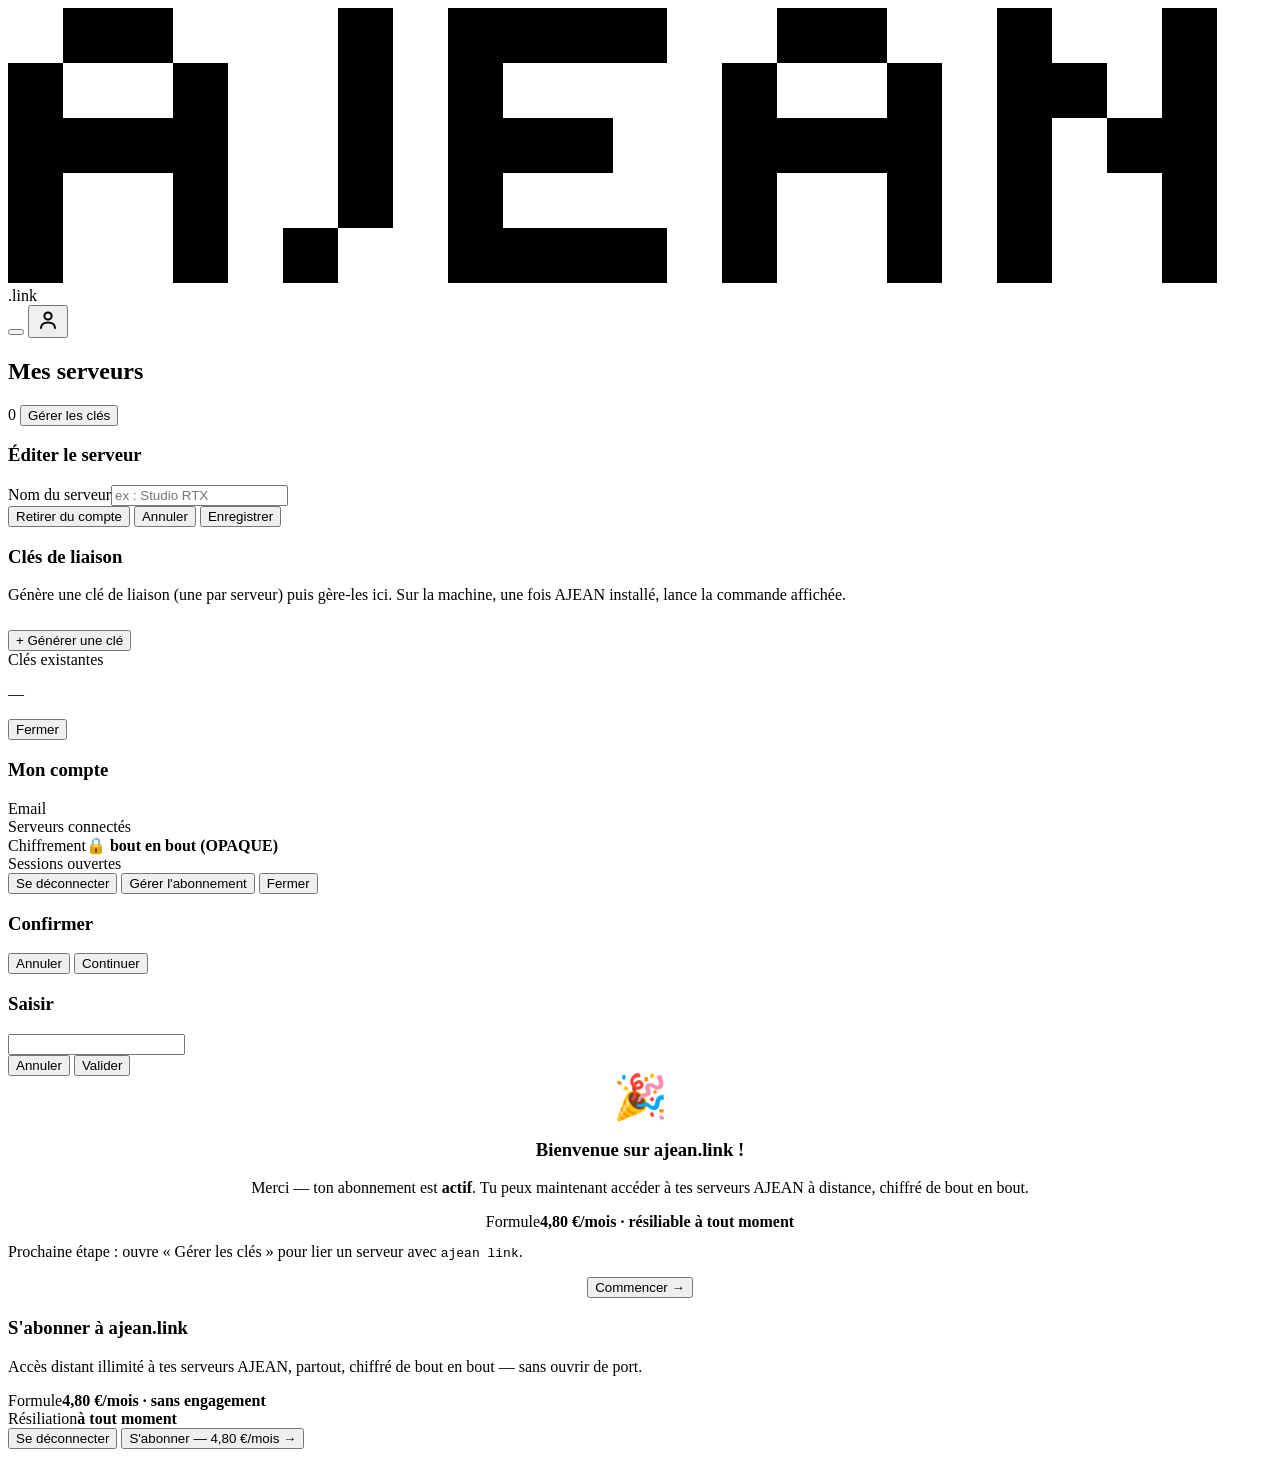
<file: src/app.tmpl.html>
<!doctype html>
<!-- GÉNÉRÉ par assemble.ps1 depuis src/ — NE PAS ÉDITER app.html DIRECTEMENT -->
<html lang="fr"><head>
<meta charset="utf-8"><meta name="viewport" content="width=device-width,initial-scale=1">
<link rel="icon" href="data:image/svg+xml,<svg xmlns='http://www.w3.org/2000/svg' viewBox='0 0 12 12'><rect width='12' height='12' rx='2' ry='2' fill='%23000'/><rect x='6' y='3' width='2' height='2' fill='%23fff'/><rect x='6' y='5' width='2' height='2' fill='%23fff'/><rect x='4' y='7' width='2' height='2' fill='%23fff'/></svg>">
<link rel="apple-touch-icon" href="[data-uri]">
<title>AJEAN</title>
<script>try{document.documentElement.setAttribute('data-theme',localStorage.getItem('jean-theme')||(window.matchMedia&&matchMedia('(prefers-color-scheme: dark)').matches?'dark':'light'))}catch(e){document.documentElement.setAttribute('data-theme','light')}</script>
<style>
@@CSS@@
</style></head><body>

<header>
  <div class="brand"><svg viewBox="0 0 23 5" shape-rendering="crispEdges" fill="currentColor" role="img" aria-label="AJEAN"><rect x="1" y="0" width="2" height="1"/><rect x="0" y="1" width="1" height="1"/><rect x="3" y="1" width="1" height="1"/><rect x="0" y="2" width="4" height="1"/><rect x="0" y="3" width="1" height="1"/><rect x="3" y="3" width="1" height="1"/><rect x="0" y="4" width="1" height="1"/><rect x="3" y="4" width="1" height="1"/><rect x="6" y="0" width="1" height="1"/><rect x="6" y="1" width="1" height="1"/><rect x="6" y="2" width="1" height="1"/><rect x="6" y="3" width="1" height="1"/><rect x="5" y="4" width="1" height="1"/><rect x="8" y="0" width="4" height="1"/><rect x="8" y="1" width="1" height="1"/><rect x="8" y="2" width="3" height="1"/><rect x="8" y="3" width="1" height="1"/><rect x="8" y="4" width="4" height="1"/><rect x="14" y="0" width="2" height="1"/><rect x="13" y="1" width="1" height="1"/><rect x="16" y="1" width="1" height="1"/><rect x="13" y="2" width="4" height="1"/><rect x="13" y="3" width="1" height="1"/><rect x="16" y="3" width="1" height="1"/><rect x="13" y="4" width="1" height="1"/><rect x="16" y="4" width="1" height="1"/><rect x="18" y="0" width="1" height="1"/><rect x="21" y="0" width="1" height="1"/><rect x="18" y="1" width="2" height="1"/><rect x="21" y="1" width="1" height="1"/><rect x="18" y="2" width="1" height="1"/><rect x="20" y="2" width="2" height="1"/><rect x="18" y="3" width="1" height="1"/><rect x="21" y="3" width="1" height="1"/><rect x="18" y="4" width="1" height="1"/><rect x="21" y="4" width="1" height="1"/></svg><span class="dom">.link</span></div>
  <span class="sp"></span>
  <!-- App PC : retour à l'AJEAN local qui héberge la fenêtre (affiché seulement si
       l'app a donné son adresse de retour, voir index.html). -->
  <button class="btn subtle" id="homeBtn" onclick="goHomePC()" style="display:none"></button>
  <button class="iconbtn" id="themeBtn" onclick="toggleTheme()" title="Thème clair / sombre" aria-label="Changer de thème"></button>
  <button class="iconbtn" id="acctBtn" onclick="openAccount()" title="Mon compte" aria-label="Mon compte"><svg viewBox="0 0 24 24" width="24" height="24" fill="none" stroke="currentColor" stroke-width="2" stroke-linecap="round" stroke-linejoin="round"><circle cx="12" cy="8" r="3.6"/><path d="M5 20c0-3.6 3.1-5.5 7-5.5s7 1.9 7 5.5"/></svg></button>
</header>

<div class="wrap">
  <div class="tabview on" id="view-servers">
    <div class="sec"><h2>Mes serveurs</h2><span class="ct" id="srvCt">0</span><span class="sp"></span>
      <button class="btn subtle" onclick="openKeys()">Gérer les clés</button></div>
    <div class="grid" id="grid" style="margin-top:14px"></div>
  </div>
</div>

<div class="modal" id="srvModal"><div class="sheet">
  <h3>Éditer le serveur</h3>
  <input type="hidden" id="sId">
  <div class="field"><label>Nom du serveur</label><input id="sName" placeholder="ex : Studio RTX"></div>
  <div class="row"><button class="btn danger" onclick="delServer()" style="margin-right:auto">Retirer du compte</button>
    <button class="btn" onclick="closeSrv()">Annuler</button>
    <button class="btn primary" onclick="saveServer()">Enregistrer</button></div>
</div></div>

<div class="modal" id="keyModal"><div class="sheet">
  <h3>Clés de liaison</h3>
  <p class="muted">Génère une clé de liaison (une par serveur) puis gère-les ici. Sur la machine, une fois AJEAN installé, lance la commande affichée.</p>
  <div id="keyReveal" style="display:none">
    <div class="reveal"><code id="keyCmd"></code><button class="btn" onclick="copyCmd()">Copier</button></div>
    <p class="hint">⚠️ Copie-la maintenant — elle ne sera plus affichée en clair. Le serveur apparaîtra ici dès qu'il se connecte.</p>
  </div>
  <button class="btn primary" id="genBtn" onclick="genKey()" style="margin-top:10px">+ Générer une clé</button>
  <div class="keys-head">Clés existantes</div>
  <div id="keyList"><p class="muted">—</p></div>
  <div class="row"><button class="btn" onclick="closeKeys()">Fermer</button></div>
</div></div>

<div class="modal" id="acctModal"><div class="sheet">
  <h3>Mon compte</h3>
  <div class="kv"><span>Email</span><b id="acctEmail"></b></div>
  <div class="kv"><span>Serveurs connectés</span><b id="acctSrv"></b></div>
  <div class="kv"><span>Chiffrement</span><b>🔒 bout en bout (OPAQUE)</b></div>
  <div class="seshead">Sessions ouvertes</div>
  <div id="acctSessions" class="seslist"></div>
  <div class="row"><button class="btn danger" onclick="logout()" style="margin-right:auto">Se déconnecter</button>
    <button class="btn" id="acctSubBtn" onclick="manageSub()">Gérer l'abonnement</button>
    <button class="btn" onclick="closeAcct()">Fermer</button></div>
</div></div>

<div class="modal" id="confirmModal"><div class="sheet">
  <h3 id="cfTitle">Confirmer</h3>
  <p class="muted" id="cfMsg"></p>
  <div class="row"><button class="btn" onclick="cfResolve(false)" id="cfNo">Annuler</button>
    <button class="btn primary" onclick="cfResolve(true)" id="cfYes">Continuer</button></div>
</div></div>

<div class="modal" id="promptModal"><div class="sheet">
  <h3 id="pmTitle">Saisir</h3>
  <p class="muted" id="pmMsg"></p>
  <div class="field"><input id="pmInput" autocomplete="off" spellcheck="false" onkeydown="if(event.key==='Enter')pmResolve(true)"></div>
  <div class="row"><button class="btn" onclick="pmResolve(false)" id="pmNo">Annuler</button>
    <button class="btn primary" onclick="pmResolve(true)" id="pmYes">Valider</button></div>
</div></div>

<div class="modal" id="welcomeModal"><div class="sheet" style="text-align:center">
  <div style="font-size:44px;line-height:1;margin-bottom:12px">🎉</div>
  <h3 style="color:var(--ok)">Bienvenue sur ajean.link !</h3>
  <p class="muted" style="margin-bottom:16px">Merci — ton abonnement est <b style="color:var(--ok)">actif</b>. Tu peux maintenant accéder à tes serveurs AJEAN à distance, chiffré de bout en bout.</p>
  <div class="kv"><span>Formule</span><b>4,80 €/mois · résiliable à tout moment</b></div>
  <p class="hint" style="text-align:left;margin-top:12px">Prochaine étape : ouvre « Gérer les clés » pour lier un serveur avec <code>ajean link</code>.</p>
  <div class="row"><button class="btn primary" onclick="closeWelcome()" style="margin:0 auto">Commencer →</button></div>
</div></div>

<div class="modal" id="subModal"><div class="sheet">
  <h3>S'abonner à ajean.link</h3>
  <p class="muted" id="subMsg">Accès distant illimité à tes serveurs AJEAN, partout, chiffré de bout en bout — sans ouvrir de port.</p>
  <div class="kv"><span>Formule</span><b>4,80 €/mois · sans engagement</b></div>
  <div class="kv"><span>Résiliation</span><b>à tout moment</b></div>
  <div class="row"><button class="btn subtle" onclick="logout()" style="margin-right:auto">Se déconnecter</button>
    <button class="btn primary" id="subBtn" onclick="startCheckout()">S'abonner — 4,80 €/mois →</button></div>
</div></div>

<div id="toast"></div>
<script>
// --- Boîte noire : ce code est servi par GitHub Pages (app.ajean.link), une origine
// que le relais NE contrôle PAS. Les appels API vont, eux, au relais (ajean.link) ; ce
// shim réécrit tout chemin API absolu-racine vers le relais avec le cookie de session.
var API='https://ajean.link';
(function(){var _f=window.fetch.bind(window);
  window.fetch=function(u,opt){
    if(typeof u==='string'&&u.charAt(0)==='/'&&!/^\/(opaque\.wasm|wasm_exec\.js|marked\.min\.js|e2e\.js)/.test(u)){
      u=API+u;opt=Object.assign({credentials:'include'},opt||{});
    }
    return _f(u,opt);};})();
</script>
<script src="/wasm_exec.js"></script>
<script src="/e2e.js?v=20260722095450"></script>
<script src="/marked.min.js"></script>
<script>
@@JS@@
</script></body></html>
</file>
